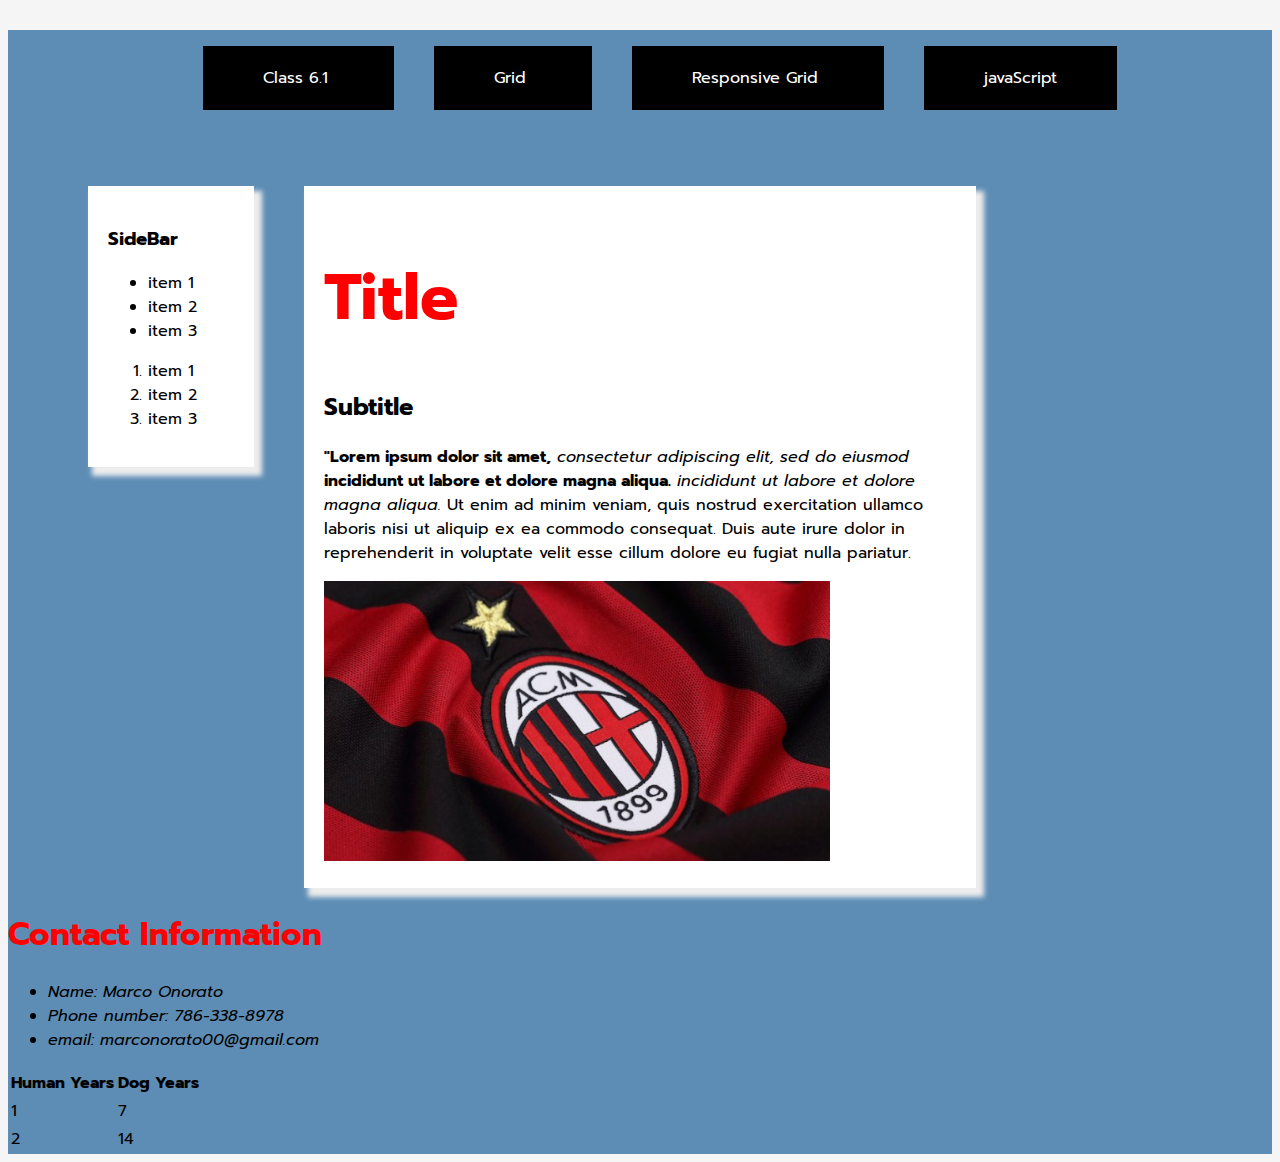
<file: class/index.html>
<!DOCTYPE html>
<!--This is a HTML 5-->
<html lang="en" dir="ltr">

    <!-- This is the head of my website -->
  <head>
    <meta charset="utf-8">
    <title>Basic HTML</title>
    <!-- this is the meta data -->
    <meta name="author" content="Jose Guzman">
    <meta name="description" content="Basic HTML example">
    <meta name="keywords" content="HTML, JS, CSS, Basic example">
    <link rel="stylesheet" href="css/style.css">
    <link href="https://fonts.googleapis.com/css?family=Prompt&display=swap" rel="stylesheet">

  </head>


  <!-- This is the body of my website -->
  <body>
<div class="style">
  <!-- This is my Header -->
  <header>
    <nav class="navigation" >
      <ul class="horizontaLine">
        <li>  <a href="Class6-1/transitions.html">Class 6.1</a>  </li>
        <li>  <a href="Class6-2/grid.html">Grid</a>   </li>
        <li> <a href="Class7-1/responsiveGrid.html">Responsive Grid</a> </li>
        <li> <a href="CLass8-1/introjs.html">javaScript</a> </li>
      </ul>
    </nav>
  </header>


<!-- This is my sidebar -->
  <aside class="sidebar">
    <h3>SideBar</h3>
    <ul>
      <li>item 1</li>
      <li>item 2</li>
      <li>item 3</li>
    </ul>
    <ol>
      <li>item 1</li>
      <li>item 2</li>
      <li>item 3</li>
    </ol>
  </aside>

  <!-- div is a box used to put our elements and give it style using css -->
  <!-- A class can be used over and over again in one html document -->
  <div class="container">
    <section>
      <h1>Title</h1>
      <!-- We use the article tag for articles magazines, posts, etc. -->
      <article class="article">
        <h2>Subtitle</h2>
        <p>
          <!-- This is for best practices -->
          <strong>"Lorem ipsum dolor sit amet,</strong>
          <em>consectetur adipiscing elit, sed do eiusmod</em>
          <!-- Have the same effect as the one above -->
          <b>incididunt ut labore et dolore magna aliqua.</b>
          <i>incididunt ut labore et dolore magna aliqua.</i>
            Ut enim ad minim veniam,
           quis nostrud exercitation ullamco laboris nisi ut aliquip ex ea commodo consequat.
           Duis aute irure dolor in reprehenderit in voluptate velit esse cillum dolore eu fugiat
           nulla pariatur.
        </p>
      <img id="dog" src="img/AC-Milan.jpg" alt="AC-Milan" width="400">
      </article>
    </section>
  </div>

  <section>
    <h1>Contact Information</h1>
    <address>
      <ul>
        <li>Name: Marco Onorato</li>
        <li>Phone number: 786-338-8978</li>
        <li>email: marconorato00@gmail.com</li>
      </ul>
    </address>
  </section>

  <table>
    <tr>
      <!-- this are table headers -->
      <th>Human Years</th>
      <th>Dog Years</th>
    </tr>
    <tr>
      <!-- this are table cells -->
      <td>1</td>
      <td>7</td>
    </tr>
    <tr>
      <td>2</td>
      <td>14</td>
    </tr>
  </table>



</div>
  </body>

</html>
</file>
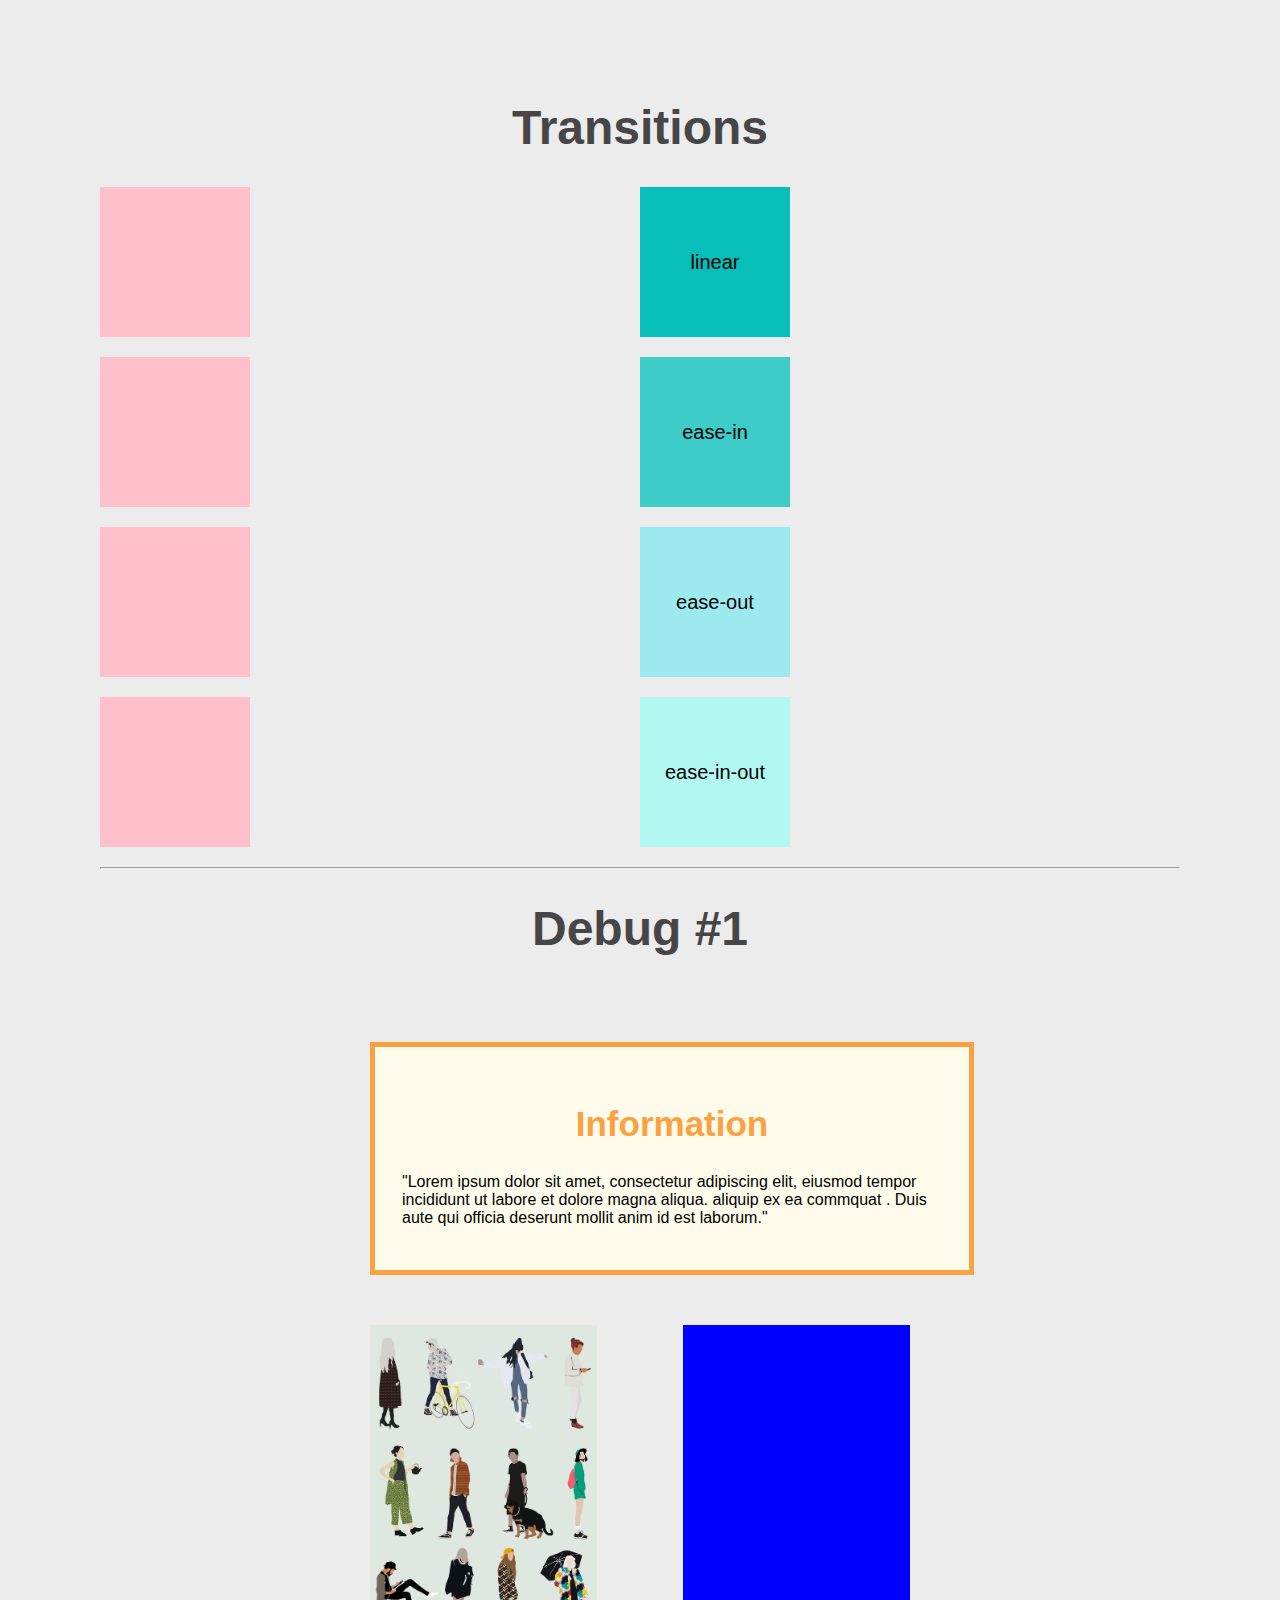
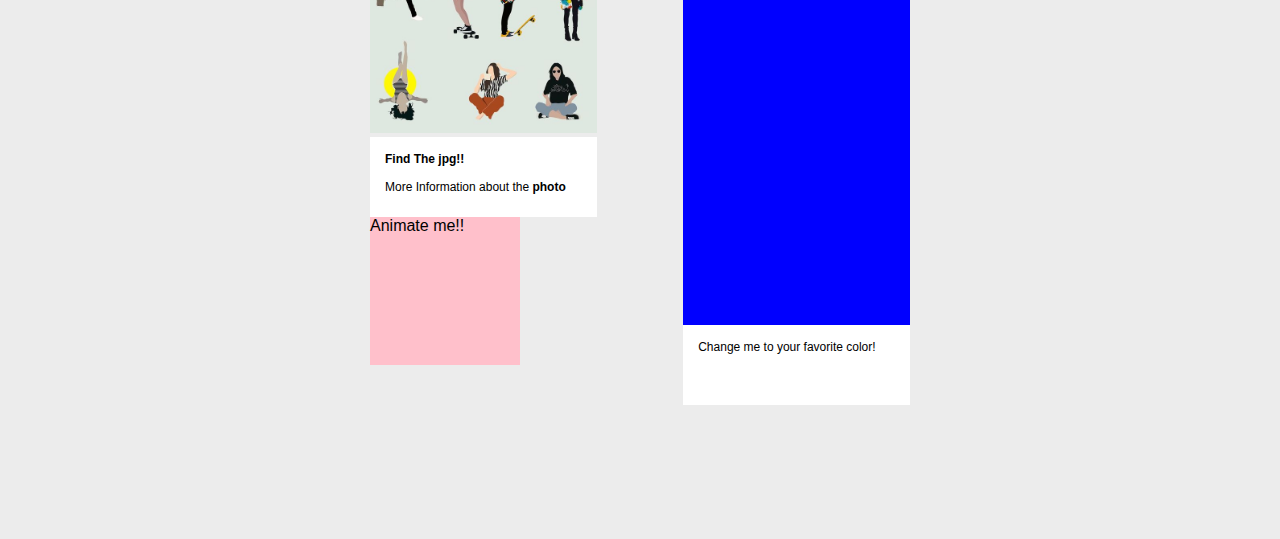
<file: class/Class6-1/transitions.html>
<!DOCTYPE html>
<html lang="en" dir="ltr">
  <head>
    <meta charset="utf-8">
    <title>CSS Transitions</title>
    <link rel="stylesheet" href="css/transition-style.css">
  </head>
  <body>

    <section>
      <h1 class="title">Transitions</h1>

      <div class="leftSide">
        <div class="box color"> </div>
        <div class="box scale"> </div>
        <div class="box rotate"> </div>
        <div class="box translate"> </div>
      </div>

      <div class="rigthSide">
        <div class="trigger">
          <div class="box one">linear</div>
          <div class="box two">ease-in</div>
          <div class="box three">ease-out</div>
          <div class="box four">ease-in-out</div>
        </div>
      </div>
    </section>

    <hr>

    <section>
      <h1 class="title">Debug #1</h1>

      <!-- Find the 3 bugs, change the pink box and put your favorite color, and animate the pink box -->

      <div class="container">
            <div class="information">
                <h2>Information</h2>
                <p> "Lorem ipsum dolor sit amet, consectetur adipiscing elit,
                  eiusmod tempor incididunt ut labore et dolore magna aliqua.
                  <strong>aliquip ex ea commquat </strong>. Duis aute
                  qui officia deserunt mollit anim id est laborum."
                </p>
            </div>

            <div class="cardLeft">
                  <img src="img/thisOne/flatCharacters.jpg" alt="Flat Characters">
                  <div class="cardBase"><strong>Find The jpg!!</strong> <br><br> More Information about the <b>photo</b></div>
            </div>

            <div class="cardRight">
                <div class="colorBox"></div>
                <div class="cardBase">  Change me to your favorite color! </div>
            </div>

            <div class="transitionContainer">
                    <div class="box animation">Animate me!!</div>

            </div>
      </div>

      <!-- You wen too far -->

    </section>






  </body>
</html>
</file>
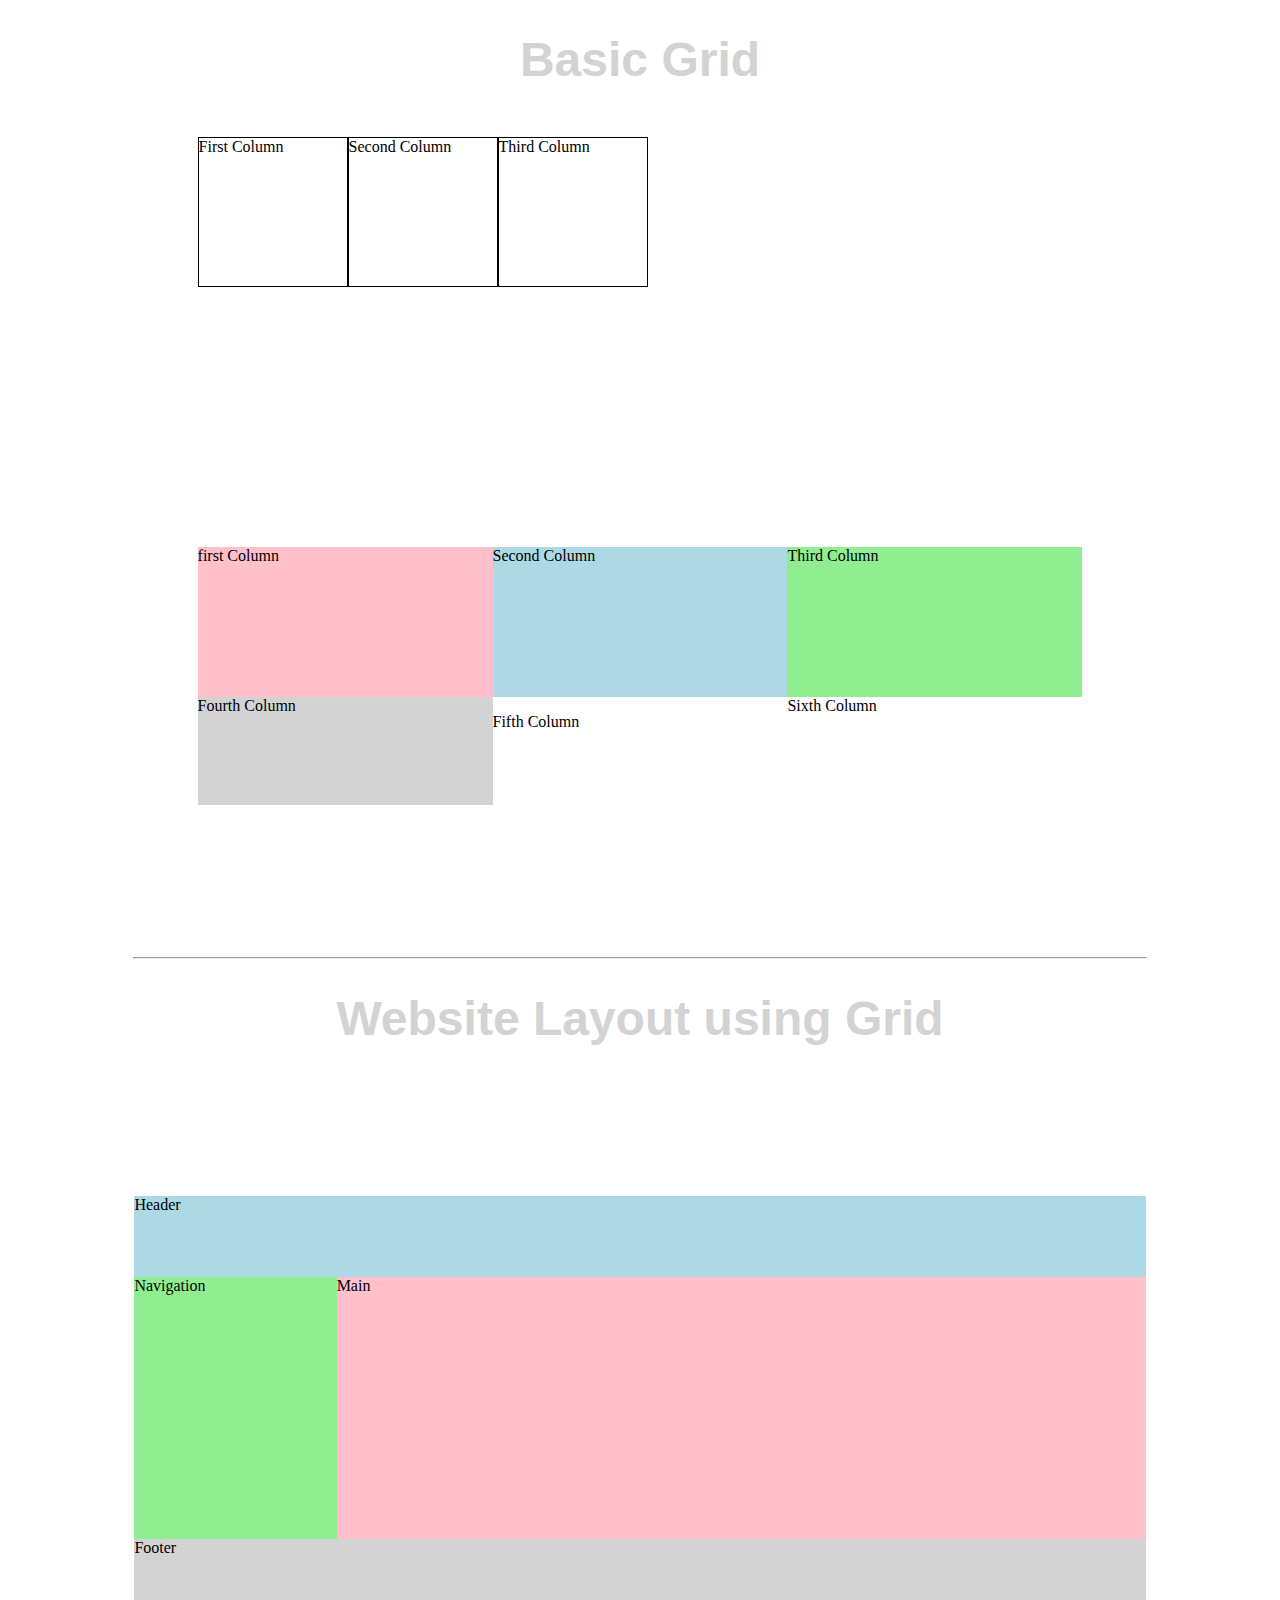
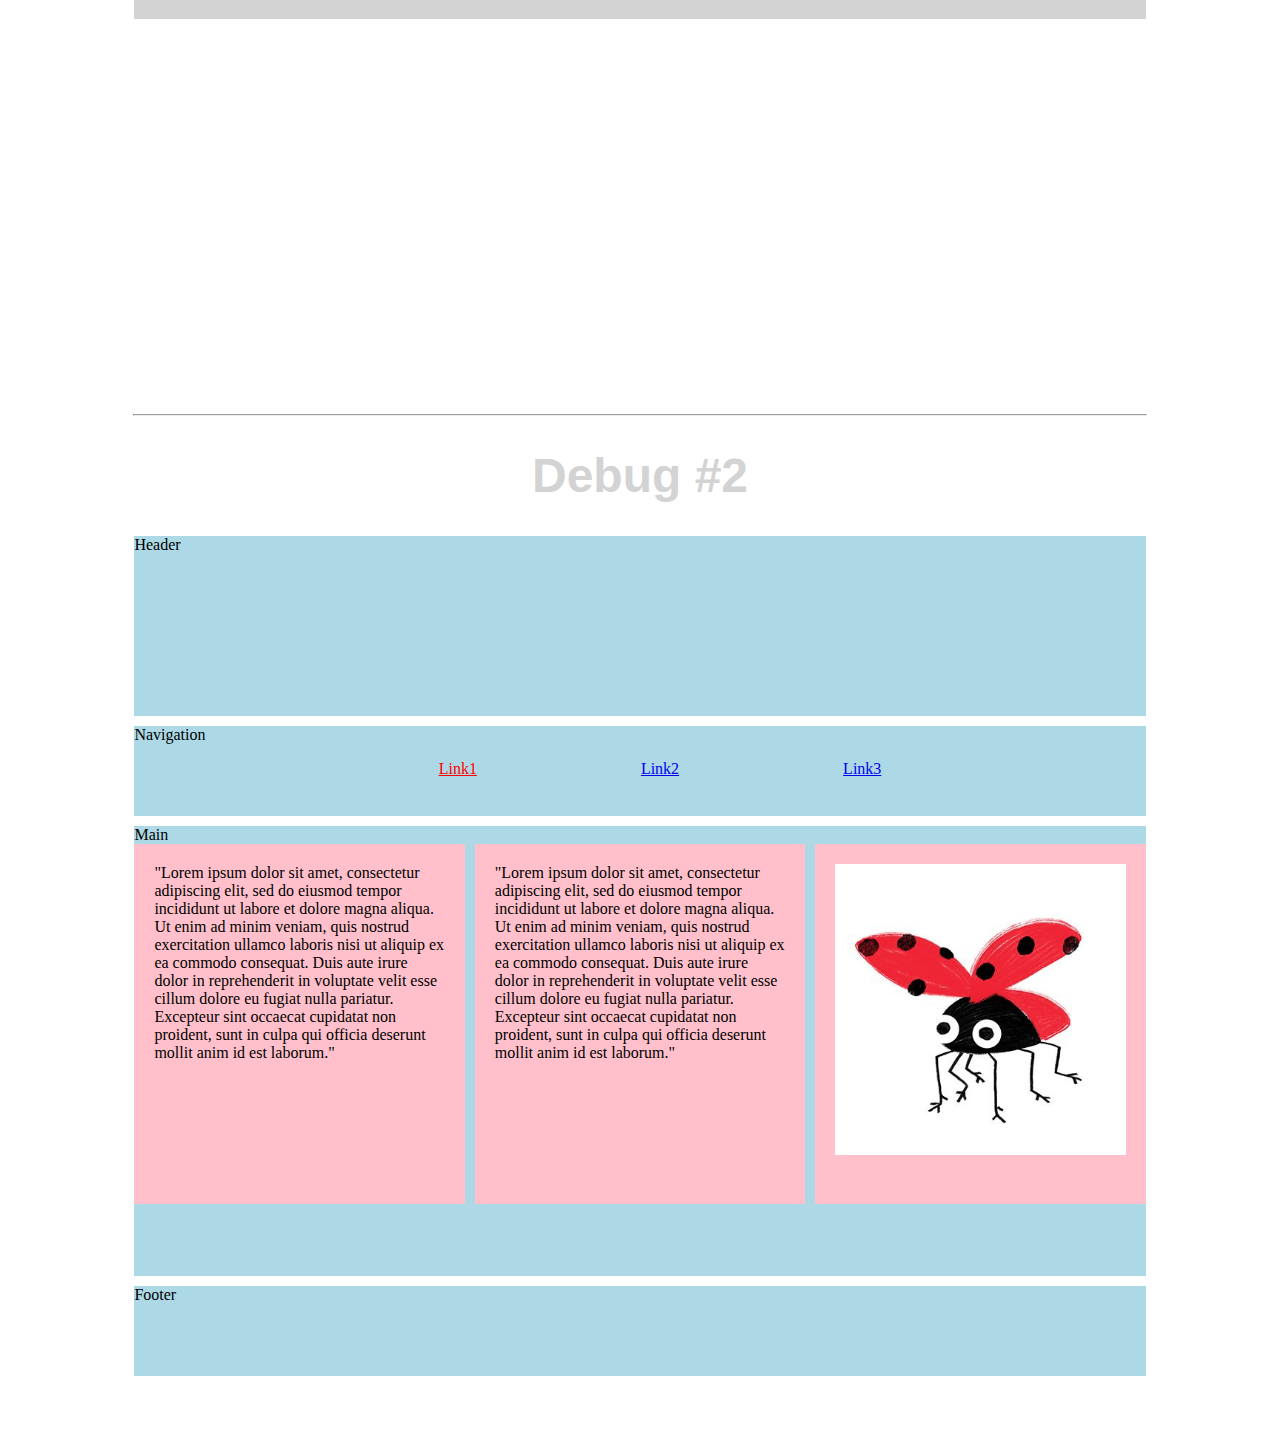
<file: class/Class6-2/grid.html>
<!DOCTYPE html>
<html lang="en" dir="ltr">
  <head>
    <meta charset="utf-8">
    <title>Grids</title>
    <meta name="author" content="Jose Guzman">
    <meta name="content" content="grid templates and queries & debug#2">
    <meta name="keywords" content="grid, queries, footer, main">
    <link rel="stylesheet" href="css/gridStyle.css">
  </head>

  <body>

    <!-- These are Grids!!! Really helpful to create different layouts and organize content -->

    <section>
      <h1>Basic Grid</h1>

      <div class="basicGrid1">
          <div> First Column</div>
          <div> Second Column</div>
          <div> Third Column</div>
      </div>

      <div class="basicGrid2">
          <div> first Column </div>
          <div> Second Column</div>
          <div> Third Column</div>
          <div> Fourth Column</div>
          <p>Fifth Column</p>
          Sixth Column
      </div>



    </section>


    <hr>

        <!-- This grid is more complex than the others because it let us have our whole webpage arrenge inside one grid -->
    <section>
          <h1>Website Layout using Grid</h1>

              <!-- The divs are boxes we can use to arrenge our content. They are very useful!!!! -->
          <div class="gridLayout">
                <!-- The header usually remains the same through all our webpages -->
                <header>
                  Header
                </header>
                <!-- Here is our navigation -->
                <nav>
                  Navigation
                </nav>
                <!-- We use the main tag for the main content of our website the content inside this tag will change in each webpage from our website -->
                <main>
                  Main
                </main>
                  <!-- The footer usually have our contact information it depends on what the website is about -->
                <footer>
                  Footer
                </footer>
          </div>
    </section>


    <hr>

    <section>
      <h1>Debug #2</h1>
        <!-- Fix 1 bug, change the color to pink in the first link of the navigation,
        and create a grid of 3 columns inside the main tag using the class and divs provided inside -->

      <!-- You should look the bug around here   -->
      <div class="container">
          <header>
            Header
          </header>
      <!-- You pass it ... -->
          <nav>
            Navigation
            <!-- Change the First link without adding a new class -->
            <ul class="navUl">
              <li> <a href="#">Link1</a> </li>
              <li> <a href="#">Link2</a> </li>
              <li> <a href="#">Link3</a> </li>
            </ul>
          </nav>

          <main>
            Main
            <div class="gridMain">
              <div>
                "Lorem ipsum dolor sit amet, consectetur adipiscing elit,
                sed do eiusmod tempor incididunt ut labore et dolore magna aliqua.
                Ut enim ad minim veniam, quis nostrud exercitation ullamco laboris
                nisi ut aliquip ex ea commodo consequat. Duis aute irure dolor in
                reprehenderit in voluptate velit esse cillum dolore eu fugiat nulla pariatur.
                Excepteur sint occaecat cupidatat non proident, sunt in culpa qui officia deserunt
                mollit anim id est laborum."
               </div>
              <div>
                "Lorem ipsum dolor sit amet, consectetur adipiscing elit,
                sed do eiusmod tempor incididunt ut labore et dolore magna aliqua.
                Ut enim ad minim veniam, quis nostrud exercitation ullamco laboris
                nisi ut aliquip ex ea commodo consequat. Duis aute irure dolor in
                reprehenderit in voluptate velit esse cillum dolore eu fugiat nulla pariatur.
                Excepteur sint occaecat cupidatat non proident, sunt in culpa qui officia deserunt
                mollit anim id est laborum."
              </div>
              <div>
                <!-- Extra points if you can tell me how I center the image inside my grid column -->
                <img src="img/bug.jpg" alt="ladyBug">
              </div>
            </div>
          </main>

          <footer>
            Footer
          </footer>

      </div>
    </section>



  </body>
</html>
</file>
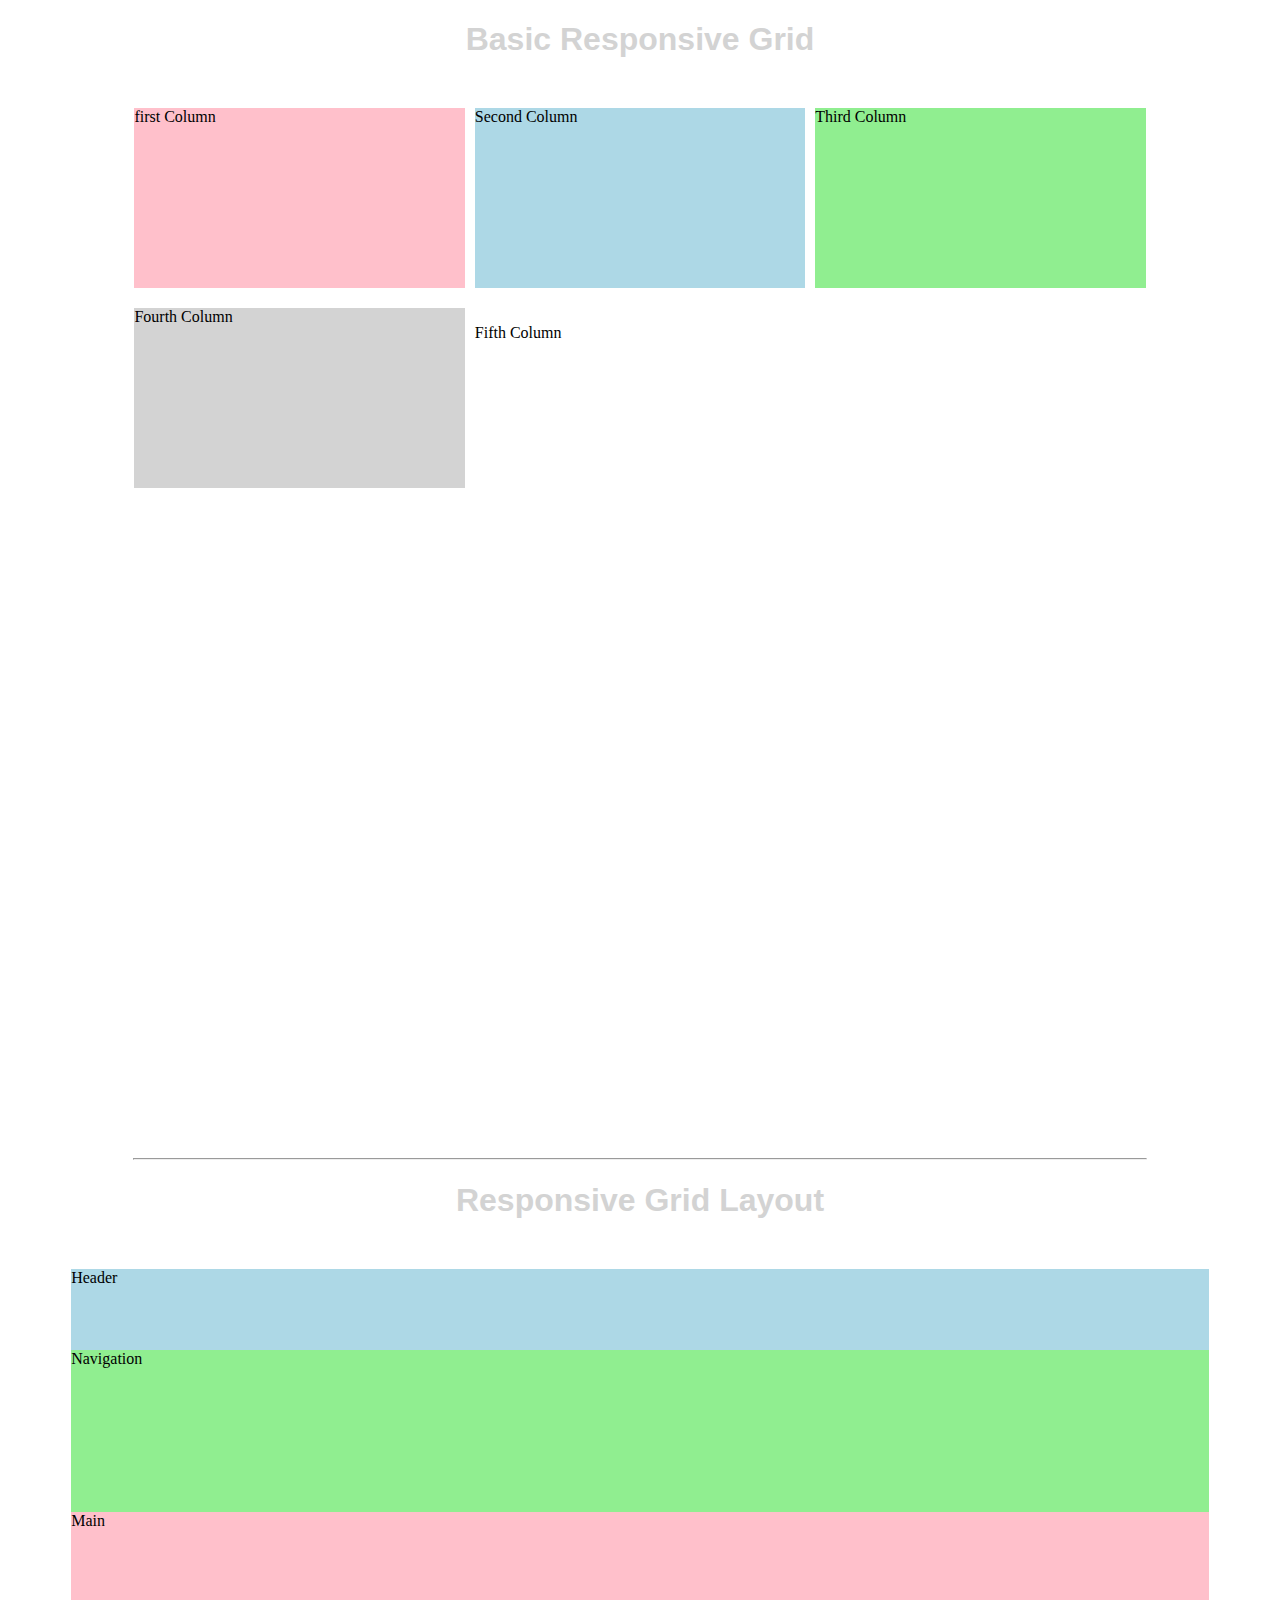
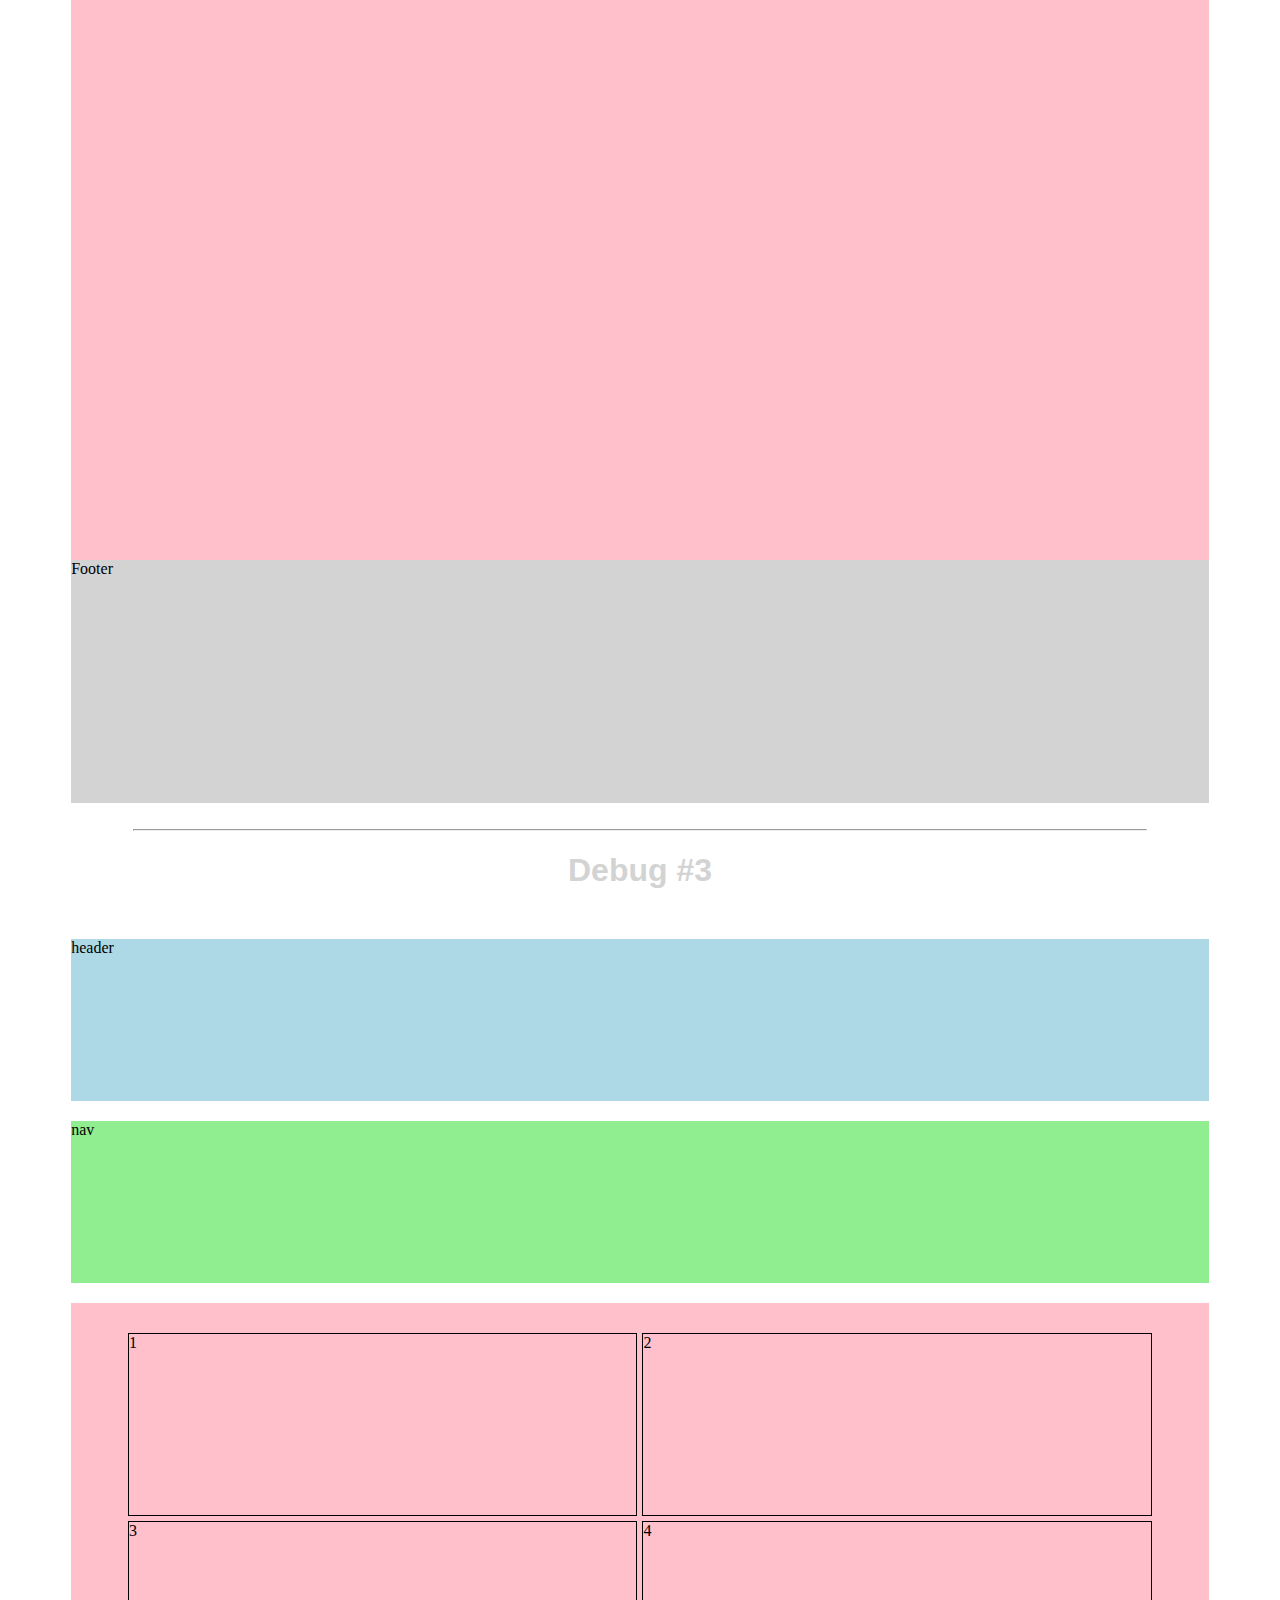
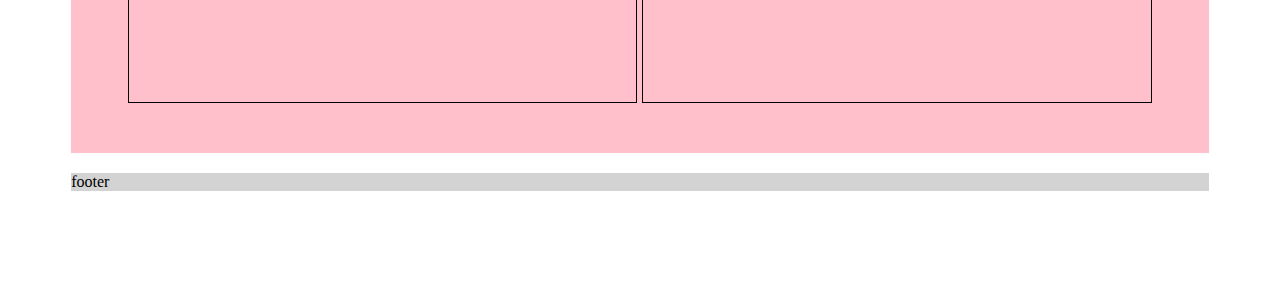
<file: class/Class7-1/responsiveGrid.html>
<!DOCTYPE html>
<html lang="en" dir="ltr">
  <head>
    <meta charset="utf-8">
    <title>Responsive Grid</title>
    <meta name="author" content="Jose Guzman">
    <meta name="content" content="Responsive Grid">
    <!-- This stylesheet won't activate until the screens gets wider than 501 px -->
    <link rel="stylesheet" media="only screen and (min-width: 501px)" href="css/desktopGrid.css">
    <!-- This stylesheet won't activate until the screens gets smaller than 500px; -->
    <link rel="stylesheet" media="only screen and (max-width: 500px)" href="css/mobileGrid.css">
    <!-- The viewport meta tag won't let the browser to scale down my website -->
    <meta name="viewport" content="initial-scale=1">
  </head>
  <body>
    <!-- These are Grids!!! Really helpful to create different layouts and organize content -->

    <section>
      <h1>Basic Responsive Grid</h1>

      <!-- The grid will use any element nested and treat it like a grid's cell -->
      <div class="basicGrid">
          <div> first Column </div>
          <div> Second Column</div>
          <div> Third Column</div>
          <div> Fourth Column</div>
          <!-- It doesn't matter if it is a div or a p or any other tag -->
          <p>Fifth Column</p>
      </div>



    </section>

    <hr>

    <!-- This grid is more complex than the others because it let us have our whole webpage arrenge inside one grid -->
<section>
      <h1>Responsive Grid Layout</h1>

          <!-- The divs are boxes we can use to arrenge our content. They are very useful!!!! -->
      <div class="gridLayout">
            <!-- The header usually remains the same through all our webpages -->
            <header>
              Header
            </header>
            <!-- Here is our navigation -->
            <nav>
              Navigation
            </nav>
            <!-- We use the main tag for the main content of our website the content inside this tag will change in each webpage from our website -->
            <main>
              Main
            </main>
              <!-- The footer usually have our contact information it depends on what the website is about -->
            <footer>
              Footer
            </footer>
      </div>
</section>

<hr>


<section>
  <h1>Debug #3</h1>


    <!--
      Use the two classes to create a grid within another grid.
      Then use both mobile and desktop css files to create a responsive grid.
      -->
    <!-- For the class gridMain you will have to use the grid areas only in the desktop version -->
    <!-- Use the smallGrid to create a simple grid inside the mainGrid-->


  <div class="gridMain">
      <header>
        header
      </header>

      <nav>
        nav
      </nav>

      <main>
        <div class="smallGrid">
          <div>1</div>
          <div>2</div>
          <div>3</div>
          <div>4</div>
        </div>
      </main>

      <footer>
        footer
      </footer>

  </div>
</section>


  </body>
</html>
</file>
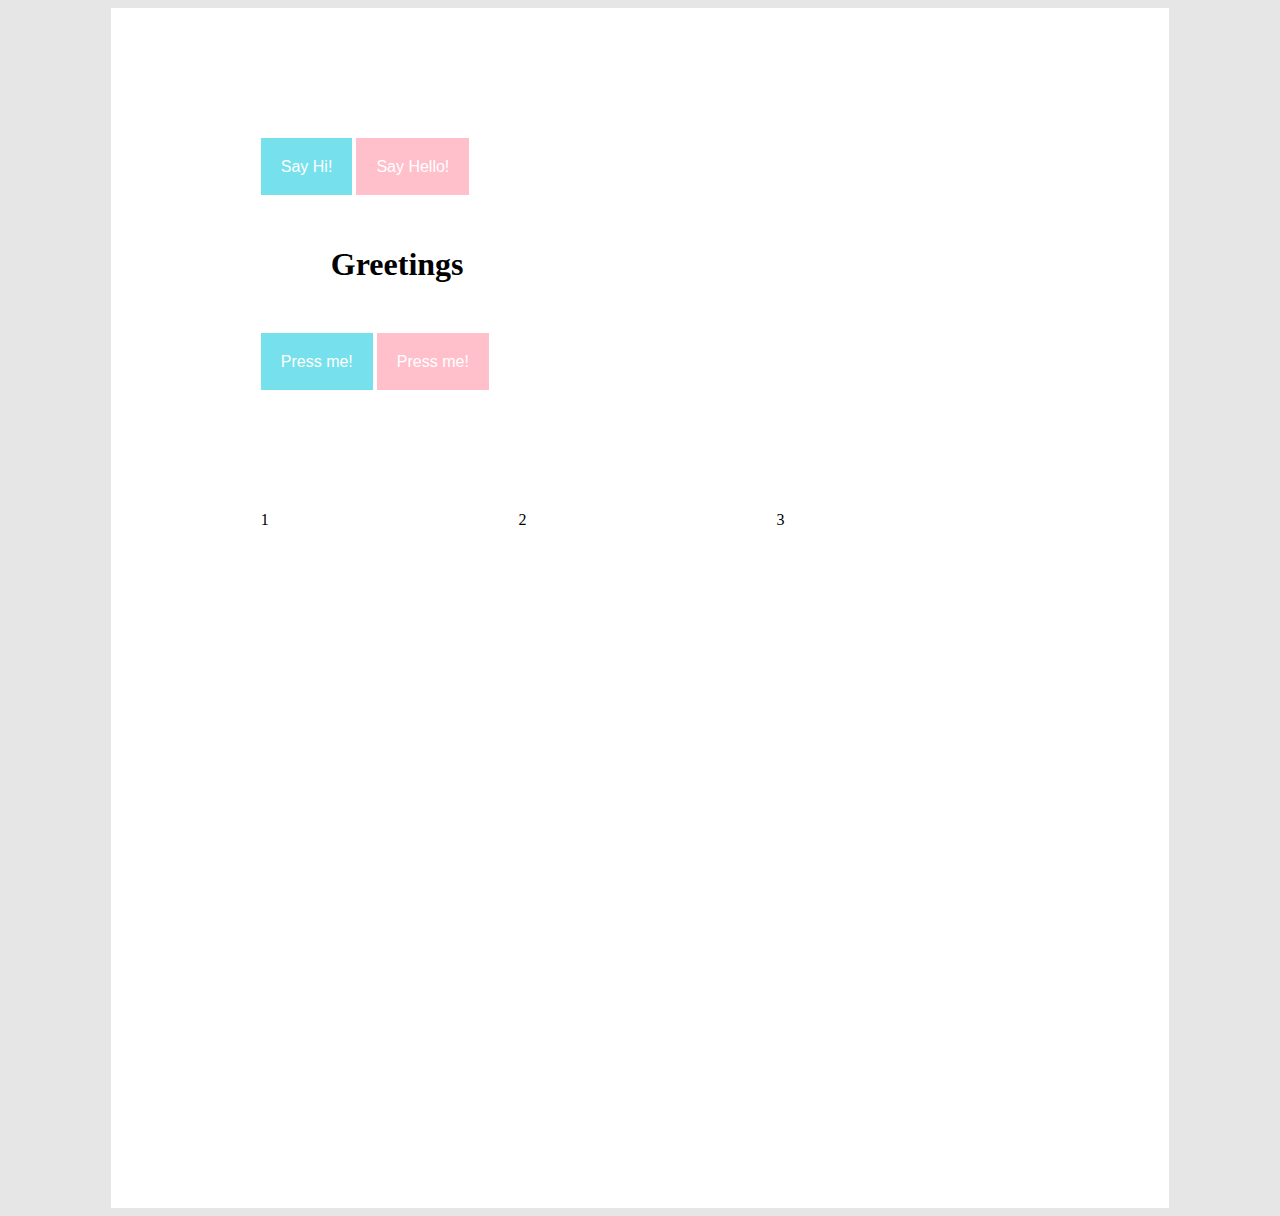
<file: class/Class8-1/introjs.html>
<!DOCTYPE html>
<html lang="en" dir="ltr">
  <head>
    <meta charset="utf-8">
    <title>Introduction to javaScript & jQuery</title>
    <meta name="author" content="Jose Guzman">
    <meta name="content" content="Introduction to js and jquery">
    <meta name="keywords" content="js, jquery, introduction, class, tutorial, education">
    <link rel="stylesheet" href="css/style-js.css">
  </head>

  <body>

      <div class="container">

        <a class="hi" href="#">Say Hi!</a>
        <a class="hello" href="#">Say Hello!</a>

          <h1 class="greeting">Hi</h1>

          <a class="button" href="#">Press me!</a>
          <a class="button2" href="#">Press me!</a>

          <div class="grid">
            <div> 1</div>
            <div> 2</div>
            <div> 3</div>
          </div>

      </div>


      <!-- THIS IS AN ABSOLUTE PATH FOR JQUERY  -->
      <script src="https://ajax.googleapis.com/ajax/libs/jquery/3.3.1/jquery.min.js"></script>
      <!-- THIS IS MY JS/JQUERY EXAMPLE -->
      <script type="text/javascript" src="js/intro.js"></script>
  </body>
</html>
</file>
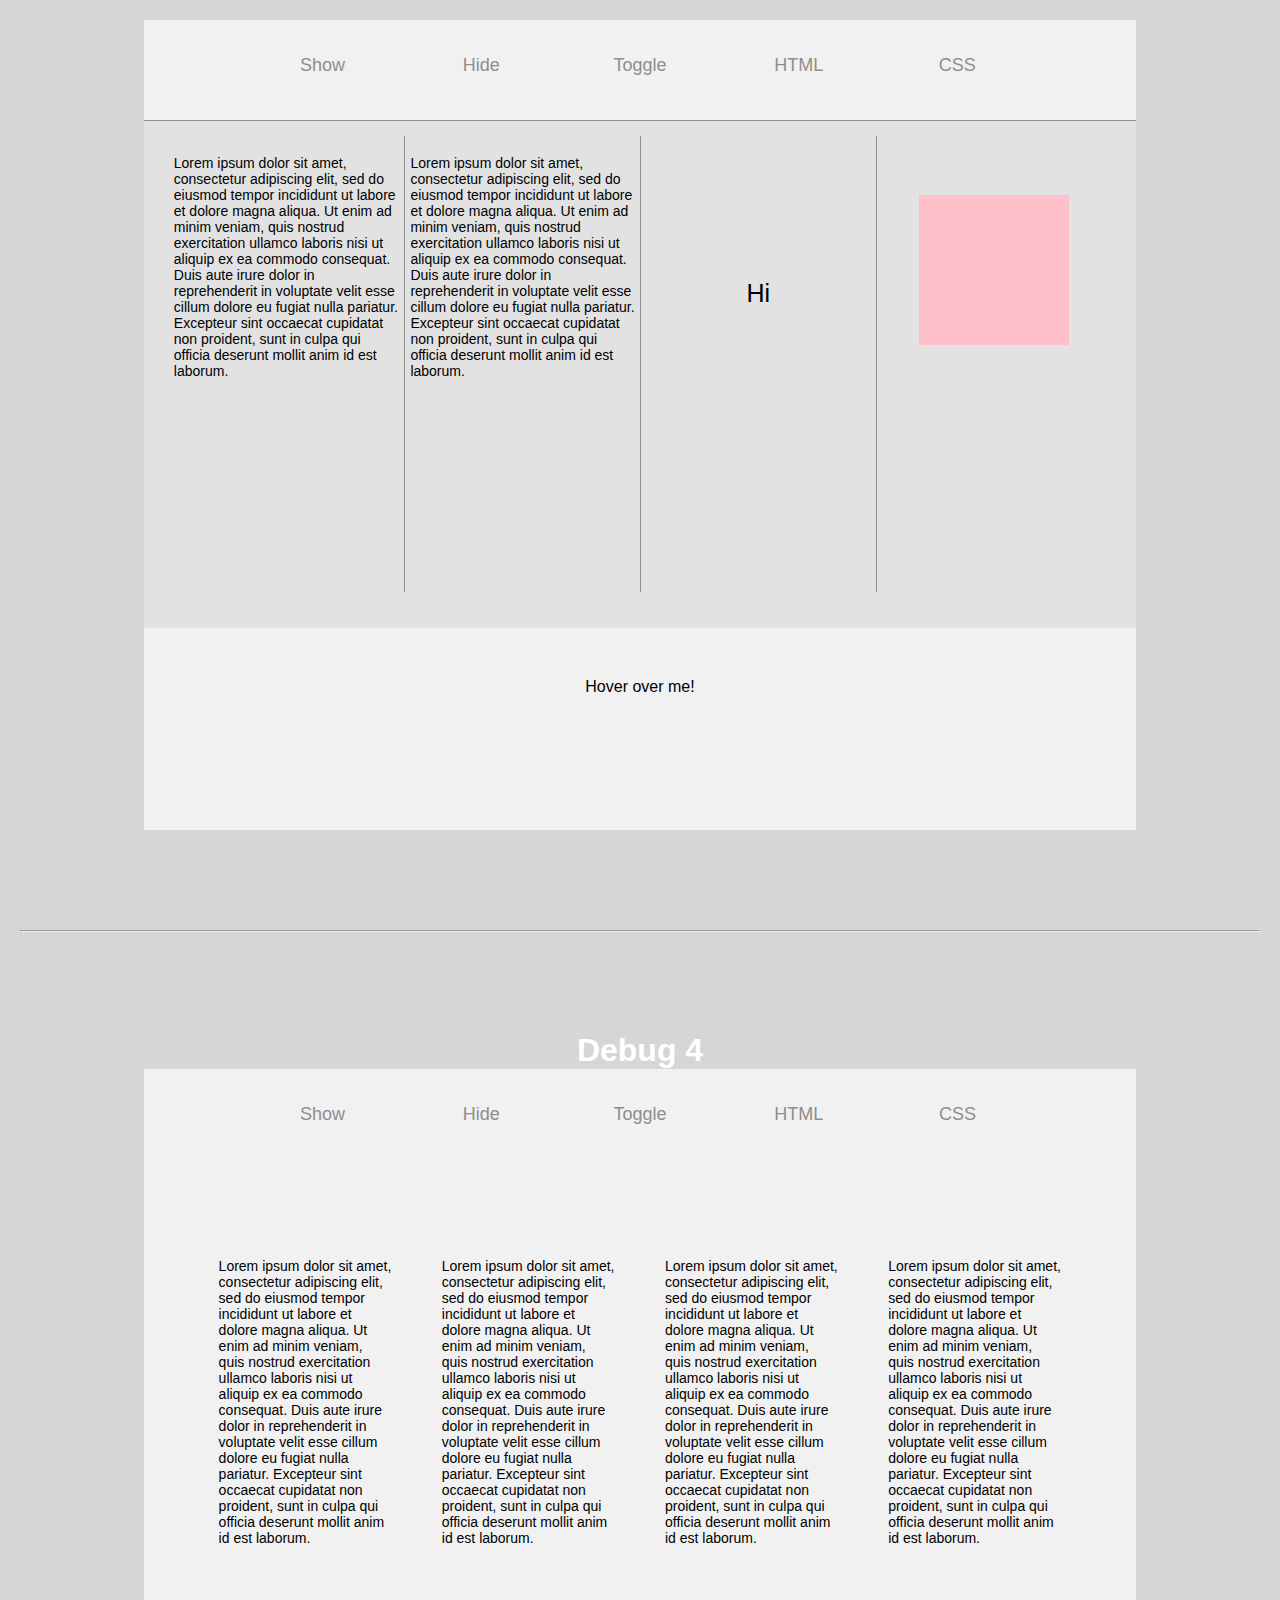
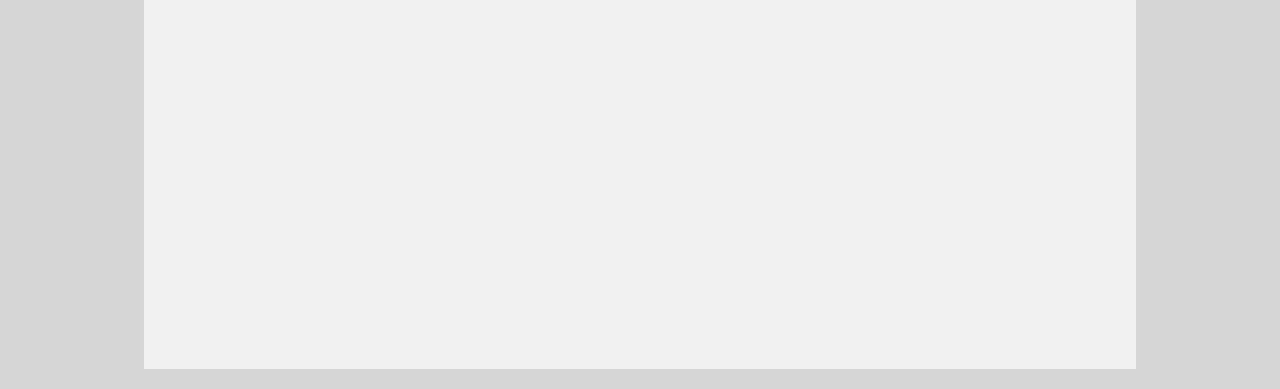
<file: class/Class9-2/jQuery2.html>
<!DOCTYPE html>
<html lang="en" dir="ltr">
  <head>
    <meta charset="utf-8">
    <title>jQuery2</title>
    <meta name="author" content="Jose Guzman">
    <meta name="content" content="This site it's about jQuery and Grids">
    <meta name="keywords" content="jQuery HTML CSS GRID">
    <link rel="stylesheet" href="css/style.css">
    <!-- This is the jquery absolute link. With this you can start using jQuery on your website -->
    <script src="https://ajax.googleapis.com/ajax/libs/jquery/3.3.1/jquery.min.js"></script>
    <!-- This is the link to my jQuery file -->
    <script type="text/javascript" src="js/jQuery2.js"></script>
  </head>
  <body>

    <div class="gridMain">

      <nav>
        <ul>
          <li> <a id="_show" href="#">Show</a> </li>
          <li> <a id="_hide" href="#">Hide</a> </li>
          <li> <a id="_toggle" href="#">Toggle</a> </li>
          <li> <a id="_html" href="#">HTML</a> </li>
          <li> <a id="_css" href="#">CSS</a> </li>
        </ul>
      </nav>

      <main>
        <div class="gridContent">
          <div>
            <p>
              Lorem ipsum dolor sit amet, consectetur adipiscing elit, sed do eiusmod tempor incididunt ut labore et dolore magna aliqua.
              Ut enim ad minim veniam, quis nostrud exercitation ullamco laboris nisi ut aliquip ex ea commodo consequat. Duis aute irure
              dolor in reprehenderit in voluptate velit esse cillum dolore eu fugiat nulla pariatur. Excepteur sint occaecat cupidatat non
              proident, sunt in culpa qui officia deserunt mollit anim id est laborum.
            </p>
          </div>
          <div>
            <p>
              Lorem ipsum dolor sit amet, consectetur adipiscing elit, sed do eiusmod tempor incididunt ut labore et dolore magna aliqua.
              Ut enim ad minim veniam, quis nostrud exercitation ullamco laboris nisi ut aliquip ex ea commodo consequat. Duis aute irure
              dolor in reprehenderit in voluptate velit esse cillum dolore eu fugiat nulla pariatur. Excepteur sint occaecat cupidatat non
              proident, sunt in culpa qui officia deserunt mollit anim id est laborum.
            </p>
          </div>
          <div>
              <p>Hi</p>
          </div>
          <div>
            <div class="box"></div>
          </div>
        </div>
      </main>

      <footer>
          <p>Hover over me!</p>
      </footer>
    </div>



      <hr>
    <!--  ///////////////////////////// debug #4  ////////////////////// -->

        <!-- Toggle the first <p> element change the css on the 2nd <p> and change the CSS on the 3rd <p> -->

                                                    <h1>Debug 4</h1>
    <div id="Debug" class="gridBug">
      <div>
        <ul>
          <li> <a id="" href="#Debug">Show</a> </li>
          <li> <a id="" href="#Debug">Hide</a> </li>
          <li> <a id="" href="#Debug">Toggle</a> </li>
          <li> <a id="" href="#Debug">HTML</a> </li>
          <li> <a id="" href="#Debug">CSS</a> </li>
        </ul>
      </div>

      <div class="smallGridBug">
        <div>
          <p>
            Lorem ipsum dolor sit amet, consectetur adipiscing elit, sed do eiusmod tempor incididunt ut labore et dolore magna aliqua.
            Ut enim ad minim veniam, quis nostrud exercitation ullamco laboris nisi ut aliquip ex ea commodo consequat. Duis aute irure
            dolor in reprehenderit in voluptate velit esse cillum dolore eu fugiat nulla pariatur. Excepteur sint occaecat cupidatat non
            proident, sunt in culpa qui officia deserunt mollit anim id est laborum.
          </p>

        </div>
        <div>
          <p>
            Lorem ipsum dolor sit amet, consectetur adipiscing elit, sed do eiusmod tempor incididunt ut labore et dolore magna aliqua.
            Ut enim ad minim veniam, quis nostrud exercitation ullamco laboris nisi ut aliquip ex ea commodo consequat. Duis aute irure
            dolor in reprehenderit in voluptate velit esse cillum dolore eu fugiat nulla pariatur. Excepteur sint occaecat cupidatat non
            proident, sunt in culpa qui officia deserunt mollit anim id est laborum.
          </p>

        </div>
        <div>
          <p>
            Lorem ipsum dolor sit amet, consectetur adipiscing elit, sed do eiusmod tempor incididunt ut labore et dolore magna aliqua.
            Ut enim ad minim veniam, quis nostrud exercitation ullamco laboris nisi ut aliquip ex ea commodo consequat. Duis aute irure
            dolor in reprehenderit in voluptate velit esse cillum dolore eu fugiat nulla pariatur. Excepteur sint occaecat cupidatat non
            proident, sunt in culpa qui officia deserunt mollit anim id est laborum.
          </p>
        </div>
        <div>
          <p>
            Lorem ipsum dolor sit amet, consectetur adipiscing elit, sed do eiusmod tempor incididunt ut labore et dolore magna aliqua.
            Ut enim ad minim veniam, quis nostrud exercitation ullamco laboris nisi ut aliquip ex ea commodo consequat. Duis aute irure
            dolor in reprehenderit in voluptate velit esse cillum dolore eu fugiat nulla pariatur. Excepteur sint occaecat cupidatat non
            proident, sunt in culpa qui officia deserunt mollit anim id est laborum.
          </p>
        </div>
      </div>

    </div>


  </body>
</html>
</file>
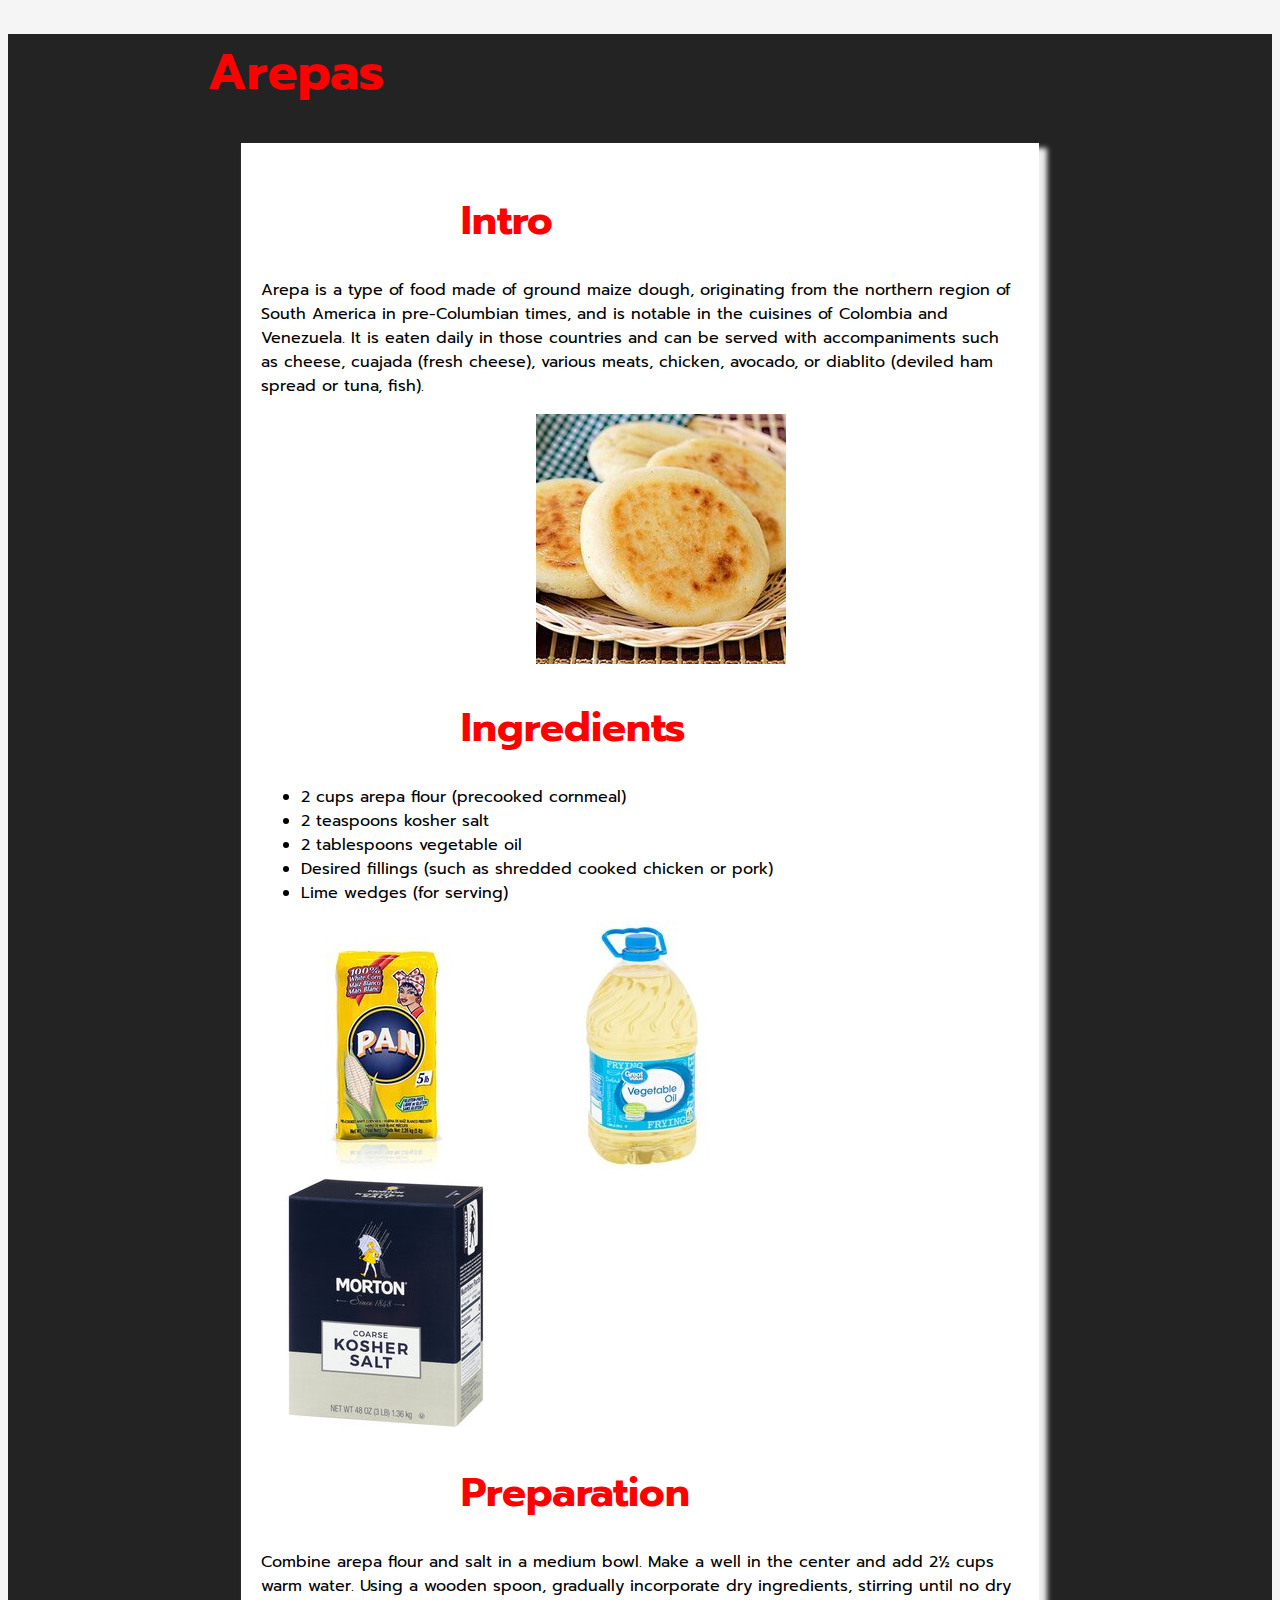
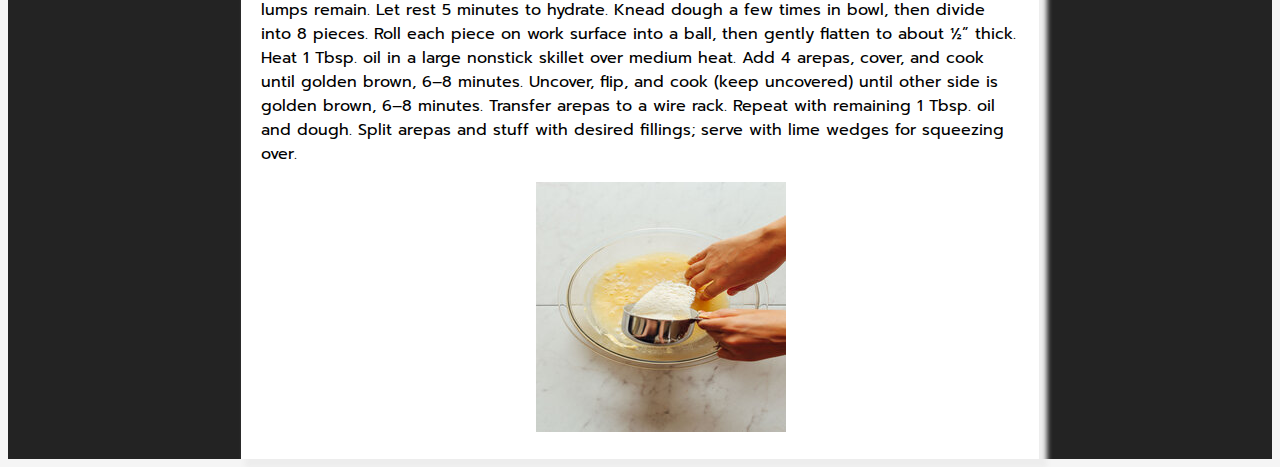
<file: Homework/Jquery A/recipe.html>
<!DOCTYPE html>
<!--This is a HTML 5-->
<html lang="en" dir="ltr">

    <!-- This is the head of my website -->
  <head>
    <meta charset="utf-8">
    <title>Basic HTML</title>
    <!-- this is the meta data -->
    <meta name="author" content="Marco Onorato">
    <meta name="description" content="Arepa recipe">
    <meta name="keywords" content="Food, Latin, Arepa, Breakfast">
    <link rel="stylesheet" href="css/recipe.css">
    <link rel="stylesheet" href="js/recipe.js">
    <link href="https://fonts.googleapis.com/css?family=Prompt&display=swap" rel="stylesheet">
    <script src="https://ajax.googleapis.com/ajax/libs/jquery/3.3.1/jquery.min.js"></script>
    <script type="text/javascript" src="js/recipe.js"></script>
  </head>


  <!-- This is the body of my website -->
  <body>


      <div class="style">
  <!-- This is my Header -->
      <header class="title">
        <h1>Arepas</h1>
      </header>

  <div class="container">
    <section>
      <h1>Intro</h1>
      <article class="article">

        <p>Arepa is a type of food made of ground maize dough, originating from the northern region of South America in pre-Columbian times,
          and is notable in the cuisines of Colombia and Venezuela.

          It is eaten daily in those countries and can be served with accompaniments such as cheese,
          cuajada (fresh cheese), various meats, chicken, avocado, or diablito (deviled ham spread or tuna, fish).</p>
<div class="photo">
  <img src="img/arepa.jpg" alt="Arepa">
</div>

      </article>
    </section>




    <main>
      <h1>Ingredients</h1>
      <!-- We use the article tag for articles magazines, posts, etc. -->
      <article class="article">
        <ul>
          <li class="main a">2 cups arepa flour (precooked cornmeal)</li>
          <li>2 teaspoons kosher salt</li>
          <li>2 tablespoons vegetable oil</li>
          <li>Desired fillings (such as shredded cooked chicken or pork)</li>
          <li>Lime wedges (for serving)</li>
        </ul>
<img src="img/harina.jpg" alt="Harina">
<img src="img/oil.jpg" alt="Oil">
<img src="img/salt.jpg" alt="Salt">
      </article>
    </section>

    <main>
      <h1>Preparation</h1>
      <article class="article">

        <p>Combine arepa flour and salt in a medium bowl. Make a well in the center and add 2½ cups warm water.
           Using a wooden spoon, gradually incorporate dry ingredients, stirring until no dry lumps remain.
           Let rest 5 minutes to hydrate.


           Knead dough a few times in bowl, then divide into 8 pieces. Roll each piece on work surface into a ball, then gently
           flatten to about ½” thick.

           Heat 1 Tbsp. oil in a large nonstick skillet over medium heat. Add 4 arepas, cover, and cook until golden brown, 6–8 minutes.
           Uncover, flip, and cook (keep uncovered) until other side is golden brown, 6–8 minutes. Transfer arepas to a wire rack. Repeat
           with remaining 1 Tbsp. oil and dough.

          Split arepas and stuff with desired fillings; serve with lime wedges for squeezing over.</p>
          <div class="photo">
            <img src="img/mix.jpg" alt="dough">
          </div>

      </article>
    </section>



  </div>
</div>
  </body>

</html>
</file>
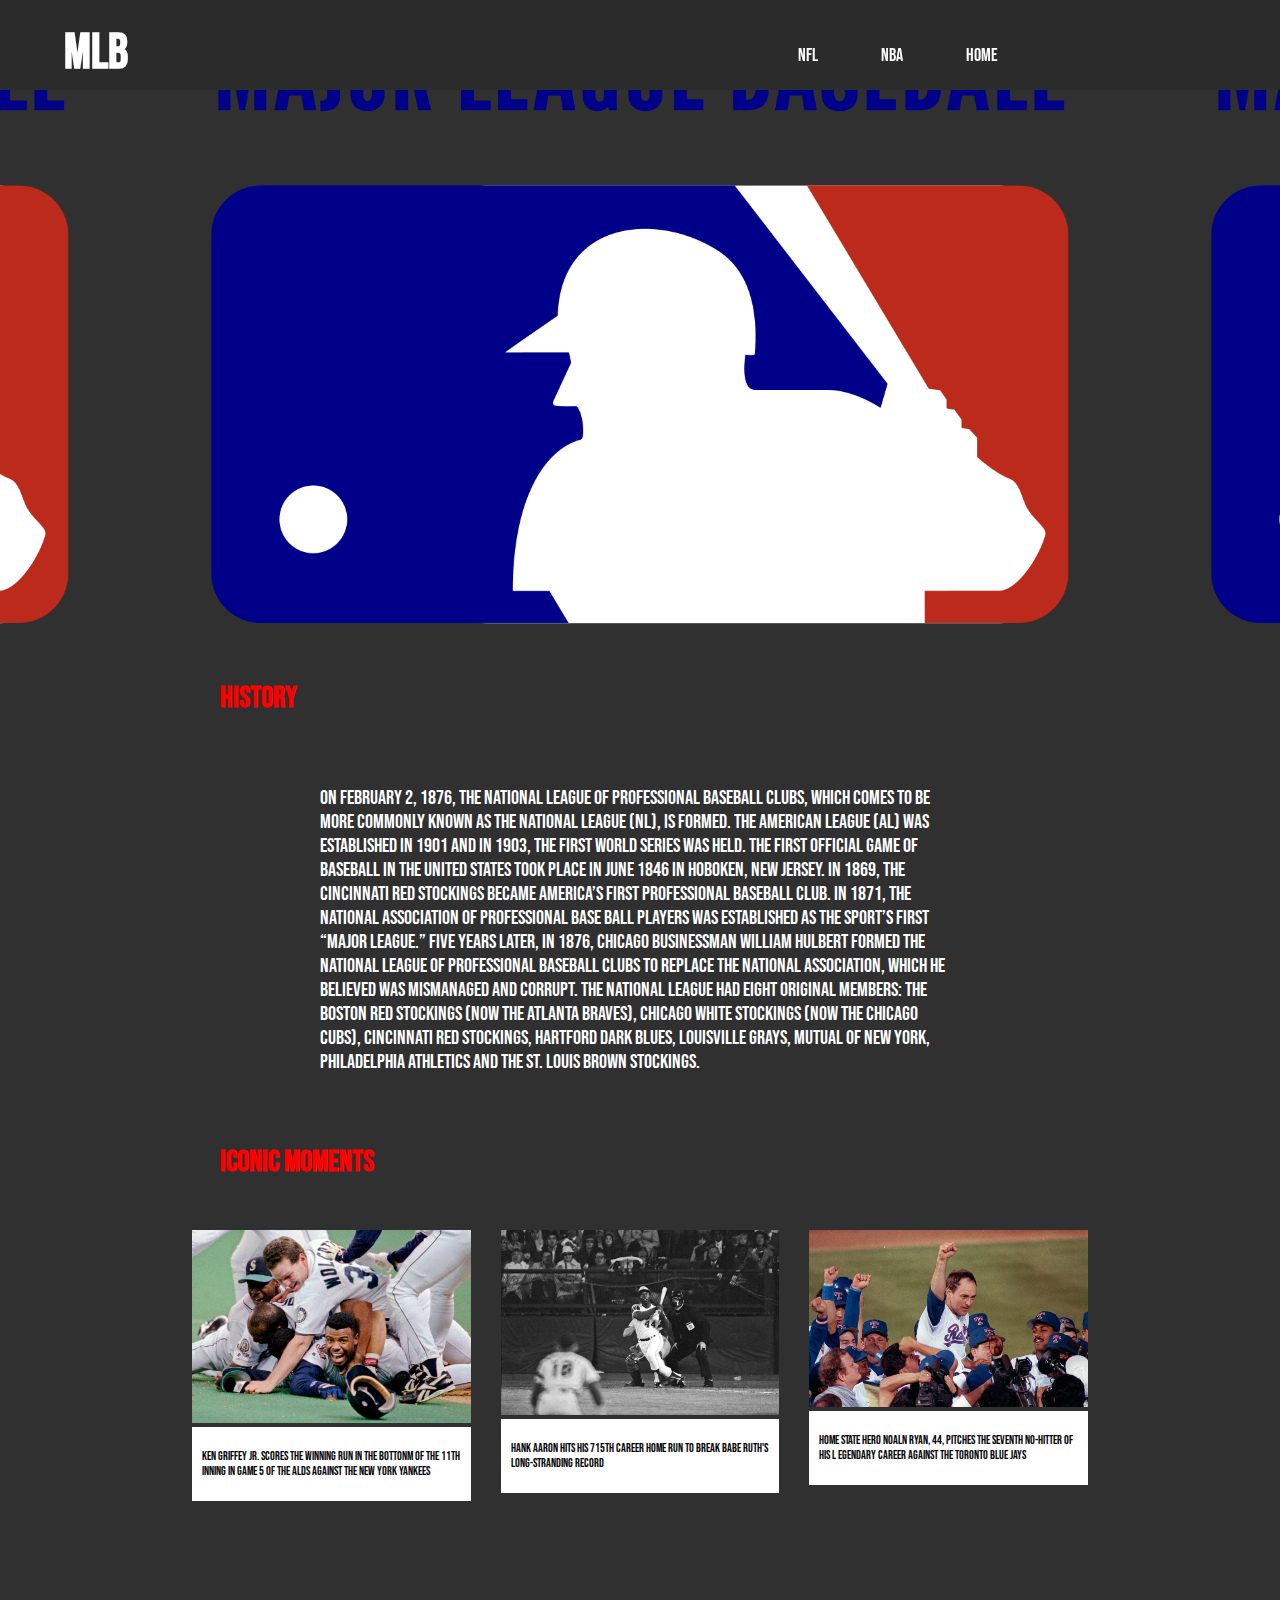
<file: Homework/ResponsiveSite/MLB.html>
<!DOCTYPE html>
<html lang="en" dir="ltr">
  <head>
    <meta charset="utf-8">
    <title>MLB</title>
    <meta name="author" content="Marco Onorato">
    <meta name="description" content="Sports Site">
    <link rel="stylesheet" media="only screen and (min-width: 501px)" href="css/desktop.css">
    <link rel="stylesheet" media="only screen and (max-width: 500px)" href="css/mobile.css">
    <meta name="viewport" content="initial-scale=1">
    <link href="https://fonts.googleapis.com/css?family=Bebas+Neue&display=swap" rel="stylesheet">
  </head>
  <body>
    <header class="header">

      <h1>MLB</h1>

      <nav>
          <ul>
            <li> <a href="NFL.html">NFL</a> </li>
            <li> <a href="NBA.html">NBA</a> </li>
            <li> <a href="responsiveSite.html">Home</a> </li>
          </ul>
      </nav>
  
    </header>

<div class="parallaxMlb">
</div>

<div class="">
  <h3>history</h3>
  <article class="paragraph">
    On February 2, 1876, the National League of Professional Baseball Clubs,
    which comes to be more commonly known as the National League (NL), is formed.
    The American League (AL) was established in 1901 and in 1903, the first World Series was held.

    The first official game of baseball in the United States took place in June 1846
    in Hoboken, New Jersey. In 1869, the Cincinnati Red Stockings became America’s first
    professional baseball club. In 1871, the National Association of Professional Base Ball
    Players was established as the sport’s first “major league.” Five years later, in 1876,
    Chicago businessman William Hulbert formed the National League of Professional Baseball
    Clubs to replace the National Association, which he believed was mismanaged and corrupt.
    The National League had eight original members: the Boston Red Stockings (now the Atlanta Braves),
    Chicago White Stockings (now the Chicago Cubs), Cincinnati Red Stockings, Hartford Dark Blues,
    Louisville Grays, Mutual of New York, Philadelphia Athletics and the St. Louis Brown Stockings.
  </article>
</div>

<div class="">
  <h3>Iconic Moments</h3>
</div>

<div class="gridImages">
  <div>
    <img src="img/griffey.jpeg" alt="Griffey">
    <div class="whiteBox">
      <p>Ken Griffey Jr. scores the winning run in the bottonm of the 11th inning
        in Game 5 of the ALDS against the New York Yankees</p>
    </div>
  </div>

  <div>
    <img src="img/aaron.jpeg" alt="Hank Aaron">
    <div class="whiteBox">
      <p>Hank Aaron hits his 715th career home run to break Babe Ruth's long-stranding record</p>
    </div>
  </div>

  <div>
    <img src="img/ryan.jpeg" alt="Nolan Ryan">
    <div class="whiteBox">
      <p>Home state hero Noaln Ryan, 44, pitches the seventh no-hitter of his l
        egendary career against the Toronto Blue Jays</p>
    </div>
  </div>







  </body>
</html>
</file>
<file: class/css/style.css>
body {
  background-color: rgb(245, 245, 245);
}

h1
{
    color: red;
    font-family: "Prompt";
}
/* this is class on the div in my HTML */
.container
{
  width: 50%;
  margin: auto;
  padding: 20px;
  background-color: white;
  box-shadow: 6px 7px 5px 2px #ededed;
  /* border-radius: 10px; */
}
/* This will affect all the h1 inside my class container */
.container h1 {
  font-size: 4em;
}
/* .container h1 {
  font-size: 16em !important;
} */

/* We added this class to my sidebar */
.sidebar {
  float: left;
  margin-left: 80px;
  padding: 20px;
  background-color: white;
  width: 10%;
  box-shadow: 6px 7px 5px 2px #ededed;
}
/* we use this to create a style for my navigation tag */
.navigation {
  display: table;
  margin: 0 auto;
  margin-top: 30px;
  margin-bottom: 80px;
}
/* this was used in my ul tag inside my nav */
.horizontaLine {
  padding-top: 20px;
}
/* this will affect all the li childs inside my horizontaLine */
.horizontaLine li {
  display: inline;
  margin: 20px;
  padding: 20px 60px 20px 60px;
  background-color:black;
  width: 10%;
}
/* this will affect all the a tags nested on the li elements */
.horizontaLine li a {
  color: white;
  text-decoration: none;
  font-family: "Prompt";
}
/* This will only affect my style when the cursor is on top of my a tag */
.horizontaLine li a:hover {
  color: red;
}
/* This is an id */
#dog
{
  width: 80%;
  margin: auto;
}

.style {
  font-family: "Prompt";
  background-color:rgb(93, 141, 180);
}
</file>
<file: class/Class6-1/css/transition-style.css>
/* STYLING AND LAYOUT OF PAGE */
body
{
    margin: 100px;
    background-color: #ececec;
    font-family: sans-serif;
}
.title
{
  text-align: center;
  font-size: 3em;
  font-family: sans-serif;
  color: #464646;
}
.leftSide
{
  float: left;
  width: 50%;
}
.rigthSide
{
  float: right;
  width: 50%;
}

/* --------------------------    TRANSITIONS   ------------------------------ */
.box
{
  width: 150px;
  height: 150px;
  background-color: pink;
  margin-bottom: 20px;
}
                                    /* lEFT SIDE */

   /* CHANGE COLOR */
.color
{
  transition: background-color 1000ms ease-in 1000ms;
    /* ----   property * duration * transition timing * delay ----- */

  /* transition-duration: 1000ms;
  transition-property: background-color; */
}
.color:hover
{
   background-color: #bdeff7;
}
  /* CHANGE SCALE */
.scale
{
  transition-duration: 1000ms;
  transition-property: transform;
}
.scale:hover
{
  transform: scale(.5, .5) ;
}
  /* ROTATE THE SQUAER IN 45 DEGREES */
.rotate
{
  transition-delay: 500ms;
  transition-duration: 2000ms;
  transition-property: transform;
}
.rotate:hover
{
  transform: rotate(45deg);
/* transform: rotate(1.5turn); */
}
/* MOVE SQUARE RIGHT AND DOWN */
.translate
{
  transition-duration: 1000ms;
  transition-property: transform;
}
.translate:hover
{
  transform: translate(250px, 250px);
}

                                    /* RIGHT SIDE */

.trigger .box
{
  transition-duration: 2000ms;
  transition-property: width;
  display: flex;
  justify-content: center;
  align-items: center;
  font-size: 20px;
}

.trigger:hover .box
{
  width: 100%;
}
        /* LINEAR */
.one
{
background-color: #07BEB8;
transition-timing-function: linear;
}
        /* EASE-IN */
.two
{
background-color: #3DCCC7;
transition-timing-function: ease-in;
}
        /* EASE-OUT */
.three
{
background-color: #9CEAEF;
transition-timing-function: ease-out;
}
      /* EASE-IN-OUT */
.four
{
background-color: #B1F8F2;
transition-timing-function: ease-in-out;
}

/* --------------------------   END TRANSITIONS   ------------------------------ */




/* --------------------------------    Debug#1 SECTION    ------------------------------ */


.container
{
  width: 50%;
  margin: 0 auto;
  margin-bottom: 50px;
  padding: 5%;
}
.information
{
  width: 100%;
  margin: 0 auto;
  margin-bottom: 50px;
  padding: 5%;
  background-color: #fffbeb;
  border: 5px solid  #fca142;
}
.information h2
{
  color: #fca142;
  font-size: 35px;
  text-align: center;
  font-family: sans-serif;
}
.information p
{
  font-weight: lighter;
  font-family: sans-serif;
}

.cardContainer
{
  height: 100vh;
  width: 50%;
  margin: 0 auto;
}
.cardLeft
{

  float: left;
  width: 42%;
}
.cardLeft img
{
  width: 100%;
}
.cardRight
{
  float: right;
  width: 42%;
}
.cardRight .colorBox
{
  margin: auto;
  height: 600px;
  background-color: blue;
}
.cardBase
{
  height: 50px;
  padding: 15px;
  font-size: 12px;
  background-color: white;
}

.transitionContainer
{
  width: 50%;
  margin-top: 100%;

}

/* You should put your transition code here: */
.animation{
  transition: background-color 500ms ease-in 500ms,
              transform 1000ms ease-in 500ms;
}

.animation:hover{
  background-color: red;
  transform: rotate(360deg);
}
/* ---------------------------------- ENDDEBUG SECTION ------------------------------------------- */

















































/* .safe
{
  width: 150px;
  height: 150px;
  background-color: gray;
  border:20px solid #999;
}
.translate
{
  transition-duration: 1000ms;
  transition-property: transform;
}
.safe:hover .translate
{
    transform: translate(250px, 250px);
} */
</file>
<file: class/Class6-2/css/gridStyle.css>
/* STYLE TO MY LAYOUT */
h1
{
    font-size: 3em;
    font-family: sans-serif;
    color: lightgray;
    text-align: center;
}
hr
{
  width: 80%;
}


/* ---------------------------- BASIC GRID ----------------------------- */

.basicGrid1
{
  width: 70%;
  /* The vh value refers to the viewport height; 100vh will be the size of your browser height */
  height: 40vh;
  margin: auto;
  margin-top: 50px;

  /* px are an absolute unit, so they will remain the same all the time */
  display: grid;
  grid-template-rows: 150px;
                      /* the height of your row */
  grid-template-columns:150px 150px 150px;
                      /* the width of your columns */
}


/* Give a border line to all divs inside my .basicGrid1 class */
.basicGrid1 div
{
  border: 1px solid black;
}


.basicGrid2
{
  width: 70%;
  height: 40vh;
  margin: auto;
  margin-top: 50px;
  margin-bottom: 50px;
  /* The value % will be relative to the size of the parent element,
   if it doesn't have any parent it will take the size of the screen */
  display: grid;
  grid-template-rows: 150px 30%;
  /* 1 fr will be relative to the width size of your row, and the amounts of columns you have */
  grid-template-columns:1fr 1fr 1fr;

}


/* This is how you get only the firs div instead of affecting all of them */
.basicGrid2 div:first-child
{
background-color: pink;
}
/* the secon child div */
.basicGrid2 div:nth-child(2)
{
  background-color: lightblue;
}
/* the third child div */
.basicGrid2 div:nth-child(3)
{
  background-color: lightgreen;
}
/* Hope you get the idea by now.. */
.basicGrid2 div:nth-child(4)
{
  background-color: lightgray;
}


/* ---------------------------- END BASIC GRID ----------------------------- */




/* ---------------------------- WEBSITE LAYOUT USING GRID ----------------------------- */

.gridLayout
{
  width: 80%;
  height: 90vh;
  margin: auto;
  margin-top: 150px;
/* Here you will notice that is a more complex grid */
  display: grid;
  /* The templates areas will help us to distribute the cells from our grid in the order we want.
  You can name it as you like of course is always good to name it in a obvious way.  */
  grid-template-areas:  "hea hea  hea"
                        "nav main main"
                        "nav main main"
                        "foo foo foo";

  grid-template-rows: 10% 100px 20% 5em;
  grid-template-columns: .5fr 1fr 1fr;

}
/* Now you assign the grid areas to the elements in you HTML */
.gridLayout header
{
  grid-area: hea;
  background-color: lightblue;
}
.gridLayout nav
{
  grid-area: nav;
  background-color: lightgreen;
}
.gridLayout main
{
  grid-area: main;
  background-color: pink;
}
.gridLayout footer
{
  grid-area: foo;
  background-color: lightgray;
}


/* ---------------------------- END  WEBSITE LAYOUT USING GRID ----------------------------- */




/* -------------------------------  DEBUGGRID#2  --------------------------------- */

.container
{
  width: 80%;
  height: 100vh;
  margin: auto;

}
.container header
{
  width: 100%;
  height: 20%;
  background-color: lightblue;
}
.container nav
{
  width: 100%;
  height: 10%;
  background-color: lightblue;
}
.container main
{
  width: 100%;
  height: 50%;
  background-color: lightblue;
}
.container footer
{
  width: 100%;
  height: 10%;
  background-color: lightblue;
}
/* You can use your selectors this way if you want to apply the same properties to all this elements at the same time */
.container footer, .container main, .container nav, .container header {
  margin-bottom: 10px;
}
.navUl
{
  text-align: center;
}
.navUl li
{
  display: inline;
  margin: 0 80px 0 80px;
}
.navUl li:first-child a
{
  color: red;
}

.gridMain
{
  height: 80%;
  /* Apply the properties here to create your grid inside your main element */
  display: grid;
  grid-template-rows: 100%;
  grid-template-columns: 1fr 1fr 1fr;
  grid-column-gap: 10px;

                      /* the height of your row */

}

/* Uncomment the css below; after you create your grid using gridMain */

.gridMain div
{
background-color: pink;
padding: 20px;
}
.gridMain div:nth-child(3) img
{
display: block;
margin: auto;
width: 100%;
overflow: hidden;
}

/* -------------------------------  END DEBUGGRID#2  --------------------------------- */
</file>
<file: class/Class7-1/css/desktopGrid.css>
/* STYLE TO MY LAYOUT */
h1
{
  font-size: 2em;
  font-family: sans-serif;
  color: lightgray;
  text-align: center;
}
hr
{
width: 80%;
}


/* ---------------------------- BASIC GRID ----------------------------- */

.basicGrid
{
  width: 80%;
  height: 100vh;
  margin: auto;
  margin-top: 50px;
  margin-bottom: 150px;
  /* The value % will be relative to the size of the parent element,
   if it doesn't have any parent it will take the size of the screen */
  display: grid;
  /* THIS DEFINES THE HEIGHT OF YOUR ROWS */
  grid-template-rows: 20% 20%;
  /* 1 fr will be relative to the width size of your row, and the amounts of columns you have */
  grid-template-columns:1fr 1fr 1fr;

  grid-row-gap: 20px;
  grid-column-gap: 10px;

}


/* This is how you get only the firs div instead of affecting all of them */
.basicGrid div:first-child
{
background-color: pink;
}
/* the secon child div */
.basicGrid div:nth-child(2)
{
  background-color: lightblue;
}
/* the third child div */
.basicGrid div:nth-child(3)
{
  background-color: lightgreen;
}
/* Hope you get the idea by now.. */
.basicGrid div:nth-child(4)
{
  background-color: lightgray;
}

/* ---------------------------- END BASIC GRID ----------------------------- */

/* ---------------------------- RESPONSIVE GRID LAYOUT ----------------------------- */

.gridLayout
{
  width: 90%;
  height: 90vh;
  margin: auto;
  margin-top: 50px;
  margin-bottom: 350px;

 /* WE START OUR GRID WITH THIS PROPERTY */
  display: grid;
  /* The templates areas will help us to distribute the cells from our grid in the order we want.
  You can name it as you like of course is always good to name it in a obvious way.  */
  grid-template-areas:  "hea hea hea hea"
                        "nav nav nav nav"
                        "main main main main"
                        "foo foo foo foo";

  grid-template-rows: 10% 20% 80% 30%;
  grid-template-columns: 1fr 1fr 1fr;

}
/* Now you assign the grid areas to the elements in you HTML */
.gridLayout header
{
  grid-area: hea;
  background-color: lightblue;
}
.gridLayout nav
{
  grid-area: nav;
  background-color: lightgreen;
}
.gridLayout main
{
  grid-area: main;
  background-color: pink;
}
.gridLayout footer
{
  grid-area: foo;
  background-color: lightgray;
}

/* ---------------------------- END RESPONSIVE GRID LAYOUT ----------------------------- */

/* -------------------------------  DEBUGRESPONSIVE #3  --------------------------------- */

.gridMain
{
  width: 90%;
  height: 90vh;
  margin: auto;
  margin-top: 50px;
  margin-bottom: 150px;
  display: grid;
  grid-template-rows: 20% 20%;
  grid-template-columns: 1fr 1fr 1fr;
  grid-row-gap: 20px;
  grid-column-gap: 10px;
  grid-template-areas: "hea hea hea"
                       "nav nav nav"
                       "main main main"
                       "foo foo foo";
  /* here goes your main grid: */
}

/* Now you assign the grid areas to the elements in you HTML */
.gridMain header
{
  grid-area: hea;
  background-color: lightblue;
}
.gridMain nav
{
grid-area: nav;
  background-color: lightgreen;
}
.gridMain main
{
grid-area: main;
  background-color: pink;
  height: 50vh;
  width: auto;
}
.gridMain footer
{
grid-area: foo;
  background-color: lightgray;
}

.smallGrid
{
  width: 90%;
  height: 90%;
  margin: auto;
  padding: 30px;
  display: grid;
  grid-template-rows: 45% 45%;
  grid-template-columns: 1fr 1fr;
  grid-row-gap: 5px;
  grid-column-gap: 5px;
  grid-template-areas: "1 2"
                       "3 4";
  /* here goes your small grid: */
}

/* Give a border line to all divs inside my .basicGrid1 class */
.smallGrid div
{
  border: 1px solid black;
/* border-top: 1px solid black;
border-bottom: 1px solid black;
border-left: 1px solid black;
border-right: 1px solid black; */
}


/* -------------------------------  END DEBUGRESPONSIVE #3  --------------------------------- */
</file>
<file: class/Class7-1/css/mobileGrid.css>
/* STYLE TO MY LAYOUT */
h1
{
  font-size: 2em;
  font-family: sans-serif;
  color: lightgray;
  text-align: center;
}
hr
{
width: 80%;
}


/* ---------------------------- BASIC GRID ----------------------------- */

.basicGrid
{
  width: 100%;
  height: 100vh;
  margin: auto;
  margin-top: 50px;
  margin-bottom: 150px;
  /* The value % will be relative to the size of the parent element,
   if it doesn't have any parent it will take the size of the screen */
  display: grid;
  /* THIS DEFINES THE HEIGHT OF YOUR ROWS */
  grid-template-rows: 20% 20% 20% 20% 20%;
  /* 1 fr will be relative to the width size of your row, and the amounts of columns you have */
  grid-template-columns:1fr;
  grid-row-gap: 20px;

}


/* This is how you get only the firs div instead of affecting all of them */
.basicGrid div:first-child
{
background-color: pink;
}
/* the secon child div */
.basicGrid div:nth-child(2)
{
  background-color: lightblue;
}
/* the third child div */
.basicGrid div:nth-child(3)
{
  background-color: lightgreen;
}
/* Hope you get the idea by now.. */
.basicGrid div:nth-child(4)
{
  background-color: lightgray;
}

/* ---------------------------- END BASIC GRID ----------------------------- */

/* ---------------------------- RESPONSIVE GRID LAYOUT ----------------------------- */

.gridLayout
{
  width: 100%;
  height: 90vh;
  margin: auto;
  margin-top: 50px;
  margin-bottom: 1650px;

 /* WE START OUR GRID WITH THIS PROPERTY */
  display: grid;
  /* The templates areas will help us to distribute the cells from our grid in the order we want.
  You can name it as you like of course is always good to name it in a obvious way.  */
  grid-template-areas:  "hea hea hea"
                        "nav nav nav"
                        "main main main"
                        "foo foo foo";

  grid-template-rows: 20% 40% 200% 30%;
  grid-template-columns: 1fr 1fr 1fr;

}
/* Now you assign the grid areas to the elements in you HTML */
.gridLayout header
{
  grid-area: hea;
  background-color: lightblue;
}
.gridLayout nav
{
  grid-area: nav;
  background-color: lightgreen;
}
.gridLayout main
{
  grid-area: main;
  background-color: pink;
}
.gridLayout footer
{
  grid-area: foo;
  background-color: lightgray;
}

/* ---------------------------- END RESPONSIVE GRID LAYOUT ----------------------------- */


/* -------------------------------  DEBUGRESPONSIVE #3  --------------------------------- */

.gridMain
{
  width: 100%;
  height: 100vh;
  display: grid;
  grid-template-rows: 10% 15% 30% 10%;
  grid-template-areas: "hea"
                       "nav"
                       "main"
                       "foo";

  /* Display the grids in a friendly mobile version */

}


.gridMain header
{
  grid-area: hea;
  background-color: lightblue;
  width: 100%;
}
.gridMain nav
{
  grid-area: nav;
  background-color: lightgreen;
}
.gridMain main
{
  grid-area: main;
  background-color: pink;
}
.gridMain footer
{
  grid-area: foo;
  background-color: lightgray;
}



.smallGrid
{
  width: 100%;
  height: 100%;
  display: grid;
  

/* Display your smaller grid with just rows */


}

/* Give a border line to all divs inside my .basicGrid1 class */
.smallGrid div
{
  border: 1px solid black;
}







/* -------------------------------  END DEBUGRESPONSIVE #3  --------------------------------- */
</file>
<file: class/Class8-1/css/style-js.css>
body
{
    background-color: #e6e6e6;
}

h1
{
  margin: 70px;
}
.container
{
  width: 60%;
  height: 100vh;
  margin: auto;
  padding: 150px;
  background-color: white;

}

.grid
{
  width: 100%;
  height: 40vh;
  margin: auto;
  margin-top: 140px;
  display: grid;
  grid-template-rows: 100%;
  grid-template-columns: 1fr 1fr 1fr;
  grid-column-gap: 15px;
}

.button
{
  background-color: #76e1ec;
  padding: 20px;
  text-decoration: none;
  font-family: sans-serif;
  color: white;
}

.button2
{
  background-color: pink;
  padding: 20px;
  text-decoration: none;
  font-family: sans-serif;
  color: white;
}

.hi
{
  background-color: #76e1ec;
  padding: 20px;
  text-decoration: none;
  font-family: sans-serif;
  color: white;
}

.hello
{
  background-color: pink;
  padding: 20px;
  text-decoration: none;
  font-family: sans-serif;
  color: white;
}
</file>
<file: class/Class9-2/css/style.css>
body{
  margin: 20px;
  font-family: sans-serif;
  background-color: #d6d6d6;

}



.gridMain
{
  width: 80%;
  height: 90vh;
  margin: auto;
  display: grid;
  grid-template-areas:
    "na na na"
    "ma ma ma"
    "fo fo fo";
  grid-template-rows: .2fr 1fr .4fr;
  grid-template-columns: 1fr 1fr 1fr;
}
.gridMain nav
{
  grid-area: na;
  background-color: #f1f1f1;
  border-bottom: .5px solid #8e8e8e;
}

.gridMain main
{
  grid-area: ma;
  background-color: #e2e2e2;
}

.gridMain footer
{
  grid-area: fo;
  background-color: #f1f1f1;
}

.gridContent
{
  width: 95%;
  height: 90%;
  margin: 0 auto;
  padding: 15px;
  display: grid;
  grid-template-rows: 1fr;
  grid-template-columns: 1fr 1fr 1fr 1fr;
}

.gridContent div
{
  border-left: .5px solid #8e8e8e;
}
.gridContent div:first-child
{
  border-left: none;
}
.gridContent div:first-child p
{
  font-size: 14px;
  padding: 5px;
  border-left: none;
}
.gridContent div:nth-child(2) p
{
  font-size: 14px;
  padding: 5px;
}

.gridContent div:nth-child(3)
{
  font-size: 25px;
  padding: 10px;
  text-align: center;
  padding-top: 50%;
}
.gridContent div:nth-child(4)
{
  padding-top: 25%;
}

.box
{
  width: 150px;
  height: 150px;
  margin: auto;
  background-color: pink;
}





nav ul
{
  width: 80%;
  height: 100%;
  margin: 0 auto;
  padding: 0;
  align-content: center;
  list-style-type: none;
  font-size: 0;
}

nav ul li
{
  margin: 0;
  padding: 0;
  display: inline;
}

nav ul li a
{
  display: inline-block;
  width: 20%;
  height: 100%;
  font-family: sans-serif;
  color: #8e8e8e;
  font-size: 18px;
  text-align: center;
  line-height: 5;
  text-decoration: none;
  transition: background .3s;
}

nav ul li a:hover
{
  background-color: #d5d5d5;
}


footer p
{
  display: block;
  width: 50%;
  margin: 0 auto;
  margin-top: 50px;
  text-align: center;
}


hr
{
  margin-top: 100px;
  margin-bottom: 100px;
}


/* ----------------------  DEbug# 4 ----------------------------- */

h1
{
  width: 50%;
  margin: auto;
  text-align: center;
  color: white;
}
.gridBug
{
  width: 80%;
  margin: auto;
  height: 100vh;
  display: grid;
  grid-template-rows: .2fr 1fr;
  background-color: #f1f1f1;
}

.smallGridBug
{
  width: 90%;
  height: 100%;
  margin: auto;
  display: grid;
  grid-template-columns: 1fr 1fr 1fr 1fr;
}
.smallGridBug div p
{
  font-size: 14px;
  padding: 25px;
}



/* -------------- Buttons -------------- */

.gridBug div ul
{
  width: 80%;
  height: 100%;
  margin: 0 auto;
  padding: 0;
  align-content: center;
  list-style-type: none;
  font-size: 0;
}

.gridBug div ul li
{
  margin: 0;
  padding: 0;
  display: inline;
}

.gridBug div ul li a
{
  display: inline-block;
  width: 20%;
  height: 100%;
  font-family: sans-serif;
  color: #8e8e8e;
  font-size: 18px;
  text-align: center;
  line-height: 5;
  text-decoration: none;
  transition: background .3s;
}

.gridBug div ul li a:hover
{
  background-color: #d5d5d5;
}
</file>
<file: Homework/Jquery A/css/recipe.css>
body
{
  background-color: rgb(245, 245, 245);
}

h1
{
    color: red;
    font-family: "Prompt";
    font-size: 50px;
    margin-left: 200px;
}
/* this is class on the div in my HTML */
.container
{
  width: 60%;
  margin: auto;
  padding: 20px;
  background-color: white;
  box-shadow: 6px 7px 5px 2px #ededed;
  /* border-radius: 10px; */
}
/* This will affect all the h1 inside my class container */
.container h1 {
  font-size: 40px;
}
/* .container h1 {
  font-size: 16em !important;
} */

/* We added this class to my sidebar */
.sidebar {
  float: left;
  margin-left: 80px;
  padding: 20px;
  background-color: white;
  width: 10%;
  box-shadow: 6px 7px 5px 2px #ededed;
}
/* we use this to create a style for my navigation tag */
.navigation {
  display: table;
  margin: 0 auto;
  margin-top: 30px;
  margin-bottom: 80px;
}
/* this was used in my ul tag inside my nav */
.horizontaLine {
  padding-top: 20px;
}
/* this will affect all the li childs inside my horizontaLine */
.horizontaLine li {
  display: inline;
  margin: 20px;
  padding: 20px 60px 20px 60px;
  background-color:black;
  width: 10%;
}
/* this will affect all the a tags nested on the li elements */
.horizontaLine li a {
  color: white;
  text-decoration: none;
  font-family: "Prompt";
}
/* This will only affect my style when the cursor is on top of my a tag */
.horizontaLine li a:hover {
  color: red;
}
/* This is an id */


.style {
  font-family: "Prompt";
  background-color:rgba(0, 0, 0, 0.86);
}

.photo
{
  margin: auto;
  margin-left: 275px;
}
</file>
<file: Homework/ResponsiveSite/css/desktop.css>
body
{
  margin: 0px;
  background-color: #303030;
}

hr
{
  margin-top: 150px;
  margin-bottom: 150px;
}
/* END OF BODY STYLE */

/* ------------------------------------------------------------ */


/* MY HEADER WITH NAVIGATION */

/* THE BLACK BOX WITH TRANSPARENCY */
.header
{
  height: 10vh;
  width: 100%;
  /* WHEN YOU USE RGB YOU CAN ADD A FOURTH VALUE. THE ALPHA OR OPACITY */
  background-color: rgb(42, 42, 42, .7);
  /* POSITION CAN BE USED IN DIFFERENT WAYS. FIXED WILL KEEP YOUR CONTENT IN THE VIEWPORT */
  position: fixed;
  top: 0px;
  /* THE Z-INDEX WILL LET YOU CHOOSE THE ORDER OF YOUR ELEMENTS IN THIS CASE
  IT WILL POSITION ABOVE EVERYTHING */
  z-index: 1000;
}
.header h1
{
    width: 50%;
    margin: 0px;
    left: 5%;
    top: 25%;
    position: relative;
    color: white;
    font-family: 'Bebas Neue';
    font-size: 50px;
}
.header ul
{
  float: right;
  width: 40%;
  list-style-type: none;
  margin-top: -15px;
}
.header nav ul li
{
  display: inline;
  margin: 30px;
  font-size: 18px;
  font-family: "Bebas Neue";
  font-weight: 200;
}
.header nav ul li a
{
  color: white;
  text-decoration: none;
}

/* END OF MY HEADER WITH NAVIGATION */


/* ------------------------------------------------------------ */



/* PARALLAX EFFECT */

.parallax
{
  margin-top: 10vh;
  height: 80vh;
  /* YOU CAN ATTACH YOUR IMAGE TO THE BACKGROUND OF YOUR ELEMENTS */
  background-image: url("../img/jordan.jpg");
  background-size: auto;
  /* THIS IS WHAT IT MAKES YOUR IMAGE FIXED TO THE BACKGROUND INSTEAD
   OF MOVING WITH YOUR OTHER ELEMENTS */
  background-attachment: fixed;
  /* PLACE THE IMAGE IN THE MIDDLE */
  background-position: center;
}

.parallax h2
{
  /* BE IN THE MIDDLE */
  margin: auto;
  /* PUT SOME SPACE ON TOP OF THE TITLE SO IT CAN BE IN THE MIDDLE OF THE IMAGE */
  padding-top: 15%;
  text-align: center;
  font-family: 'Bebas Neue';
  font-size: 75px;
  color: white;
}

/* END OF PARALLAX EFFECT */



/* ------------------------------------------------------------ */



/* MOVING IMAGE BACKGROUND */

.movingImage
{
  height: 100vh;
  background-image: url("../img/dolphins.jpeg");
  overflow: hidden;
  /* ANIMATION WILL AFFECT THE ELEMENTS WE DECLARE IN OUR KEYFRAMES */
  animation: movingNames 85s linear infinite;
  /* NAME OF OUR ANIMATION * TIME WILL TAKE * TYPE OF ANIMATION * MAKE IT A LOOP */
}
/* THIS WILL MAKE THE IMAGE MOVE IN THEIR BACKGROUND POSITION */
@keyframes movingNames {
    /* THIS IS A KEYFRAME, YOU CAN ADD AS MANY AS YOU WANT FROM 0 TO 100 */
    0%
    {
      background-position: 0 0;
    }

    100%
    {
      background-position: -1920px 0;
    }
}

.movingImage div
{
  padding-top: 15%;
}
.movingImage h2
{
  font-family: 'Bebas Neue';
  font-size: 75px;
  color: red;
  text-align: center;
  padding: 30px;
  background-color: rgb(255, 255, 255, .9);
}

/* END MOVING IMAGE BACKGROUND */

/* ------------------------------------------------------------ */

/* GRID IMAGES */

.gridImages
{
  width: 70%;
  height: 100vh;
  margin: auto;
  display: grid;
  grid-template-rows: 50% 50%;
  grid-template-columns: 1fr 1fr 1fr;
  grid-row-gap: 5px;
  grid-column-gap: 30px;
}
.gridImages div img
{
  width: 100%;
}
.whiteBox
{
  margin:0;
  padding: 10px;
  background-color: white;
  font-size: 12px;
  font-family: "Bebas Neue"
}

/* END GRID IMAGES */


/* ------------------------------------------------------------ */


/* GRID VIDEOS */

.gridVideos
{
  width: 80%;
  height: 90vh;
  margin: auto;
  display: grid;
  grid-template-rows: 50% 50%;
  grid-template-columns: 1fr 1fr;

}

/* END GRID VIDEOS */


/* ------------------------------------------------------------ */


.footer
{
    height: 20vh;
    background-color: #999999;
}
.footer div
{

  width: 100%;
  margin:  auto;
  color: white;

}

.paragraph{
  font-family: "Bebas Neue";
  color: white;
  font-size: 20px;
  font-weight: 400;
  margin: auto;
  margin-left: 300px;
  margin-right: 300px;
  padding: 20px;
}

h2{
  font-family: "Bebas Neue";
  color:red;
  font-size: 50px;
  padding: 20px;
}

h3{
  font-family: "Bebas Neue";
  color: red;
  font-size: 30px;
  padding:20px;
  margin-left: 200px;
}



.parallaxMlb
{
  margin-top: 10vh;
  height: 60vh;
  /* YOU CAN ATTACH YOUR IMAGE TO THE BACKGROUND OF YOUR ELEMENTS */
  background-image: url("../img/mlb1.png");
  background-size:1000px;
  /* THIS IS WHAT IT MAKES YOUR IMAGE FIXED TO THE BACKGROUND INSTEAD
   OF MOVING WITH YOUR OTHER ELEMENTS */
  background-attachment: fixed;
  /* PLACE THE IMAGE IN THE MIDDLE */
  background-position: center;
}

.parallaxNfl
{
  margin-top: 10vh;
  height: 60vh;
  /* YOU CAN ATTACH YOUR IMAGE TO THE BACKGROUND OF YOUR ELEMENTS */
  background-image: url("../img/nfl100.png");
  background-size: 1000px;
  /* THIS IS WHAT IT MAKES YOUR IMAGE FIXED TO THE BACKGROUND INSTEAD
   OF MOVING WITH YOUR OTHER ELEMENTS */
  background-attachment: fixed;
  /* PLACE THE IMAGE IN THE MIDDLE */
  background-position: center;
}

.parallaxNba
{
  margin-top: 10vh;
  height: 60vh;
  /* YOU CAN ATTACH YOUR IMAGE TO THE BACKGROUND OF YOUR ELEMENTS */
  background-image: url("../img/nba1.png");
  background-size: 1000px;
  /* THIS IS WHAT IT MAKES YOUR IMAGE FIXED TO THE BACKGROUND INSTEAD
   OF MOVING WITH YOUR OTHER ELEMENTS */
  background-attachment: fixed;
  /* PLACE THE IMAGE IN THE MIDDLE */
  background-position: center;
}
</file>
<file: Homework/ResponsiveSite/css/mobile.css>
body
{
  margin: 0px;
  background-color: #303030;
}

hr
{
  margin-top: 150px;
  margin-bottom: 150px;
}
/* END OF BODY STYLE */

/* ------------------------------------------------------------ */


/* MY HEADER WITH NAVIGATION */
.header
{
  height: 10vh;
  width: 100%;
  background-color: rgb(42, 42, 42, .7);
  position: fixed;
  top: 0px;
  z-index: 1000;
}
.header h1
{
    width: 50%;
    margin: 0px;
    left: 5%;
    top: 25%;
    position: relative;
    color: white;
    font-family: 'Bebas Neue';
    font-size: 30px;
}
.header ul
{
  float: right;
  width: 40%;
  list-style-type: none;
  margin-top: -15px;
}
.header nav ul li
{
  display: inline;
  margin: 30px;
  font-size: 18px;
  font-family: "Bebas Neue";
  font-weight: 200;
}
.header nav ul li a
{
  color: white;
  text-decoration: none;
}

/* END OF MY HEADER WITH NAVIGATION */


/* ------------------------------------------------------------ */



/* PARALLAX EFFECT */

.parallax
{
  margin-top: 10vh;
  height: 80vh;
  background-image: url("../img/jordan.jpg");
  background-size: auto;
  background-attachment: fixed;
  background-position: center;
}

.parallax h2
{
  margin: auto;
  padding-top: 15%;
  text-align: center;
  font-family: 'Bebas Neue';
  font-size: 75px;
  color: white;
}

/* END OF PARALLAX EFFECT */



/* ------------------------------------------------------------ */



/* MOVING IMAGE BACKGROUND */

.movingImage
{
  height: 100vh;
  background-image: url("../img/dolphins.jpeg");
  overflow: hidden;
  animation: movingNames 85s linear infinite;
}
@keyframes movingNames {
    0%
    {
      background-position: 0 0;
    }

    100%
    {
      background-position: -1920px 0;
    }
}

.movingImage div
{
  padding-top: 15%;
}
.movingImage h2
{
  font-family: 'Bebas Neue';
  font-size: 75px;
  color: red;
  text-align: center;
  padding: 30px;
  background-color: rgb(255, 255, 255, .9);
}

/* END MOVING IMAGE BACKGROUND */

/* ------------------------------------------------------------ */

/* GRID IMAGES */

.gridImages
{
  width: 70%;
  height: 100vh;
  margin: auto;
  display: grid;
  grid-template-rows: 50% 50%;
  grid-template-columns: 1fr 1fr 1fr;
  grid-row-gap: 5px;
  grid-column-gap: 30px;
}
.gridImages div img
{
  width: 100%;
}
.whiteBox
{
  margin:0;
  padding: 10px;
  background-color: white;
  font-size: 12px;
  font-family: "Bebas Neue"
}

/* END GRID IMAGES */


/* ------------------------------------------------------------ */



.gridVideos
{
  width: 80%;
  height: 90vh;
  margin: auto;
  display: grid;
  grid-template-rows: 50% 50%;
  grid-template-columns: 1fr 1fr;

}


/* ------------------------------------------------------------ */


.footer
{
    height: 20vh;
    background-color: #999999;
}
.footer div
{

  width: 100%;
  margin:  auto;
  color: white;

}

.paragraph{
  font-family: "Bebas Neue";
  color: white;
  font-size: 20px;
  font-weight: 400;
  margin: auto;
  margin-left: 70px;
  margin-right: 70px;
  padding: 20px;
}

h2{
  font-family: "Bebas Neue";
  color:red;
  font-size: 50px;
  padding: 20px;
}

h3{
  font-family: "Bebas Neue";
  color: red;
  font-size: 30px;
  padding:20px;
  margin-left: 200px;
}



.parallaxMlb
{
  margin-top: 10vh;
  height: 60vh;
  background-image: url("../img/mlb1.png");
  background-size:1000px;
  background-attachment: fixed;
  background-position: center;
}

.parallaxNfl
{
  margin-top: 10vh;
  height: 60vh;
  background-image: url("../img/nfl100.png");
  background-size: 1000px;
  background-attachment: fixed;
  background-position: center;
}

.parallaxNba
{
  margin-top: 10vh;
  height: 60vh;
  background-image: url("../img/nba1.png");
  background-size: 1000px;
  background-attachment: fixed;
  background-position: center;
}
</file>
